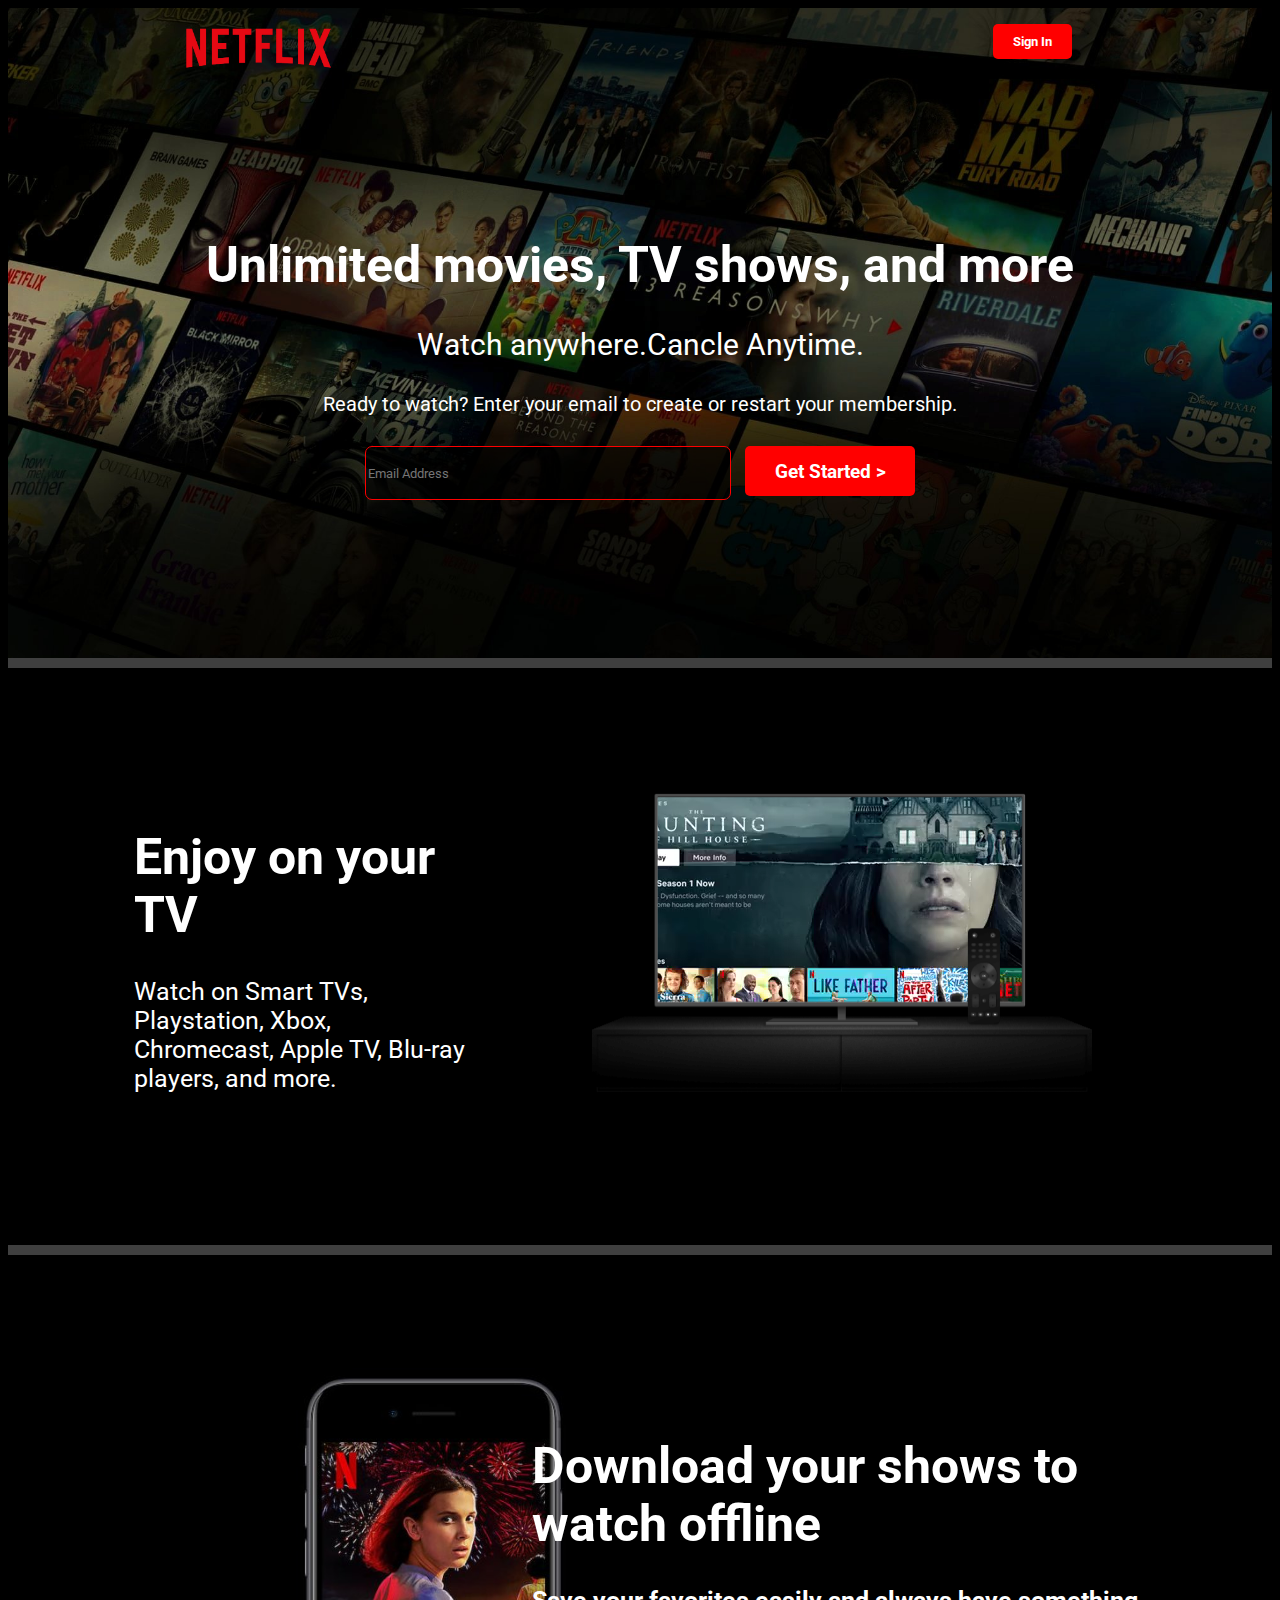
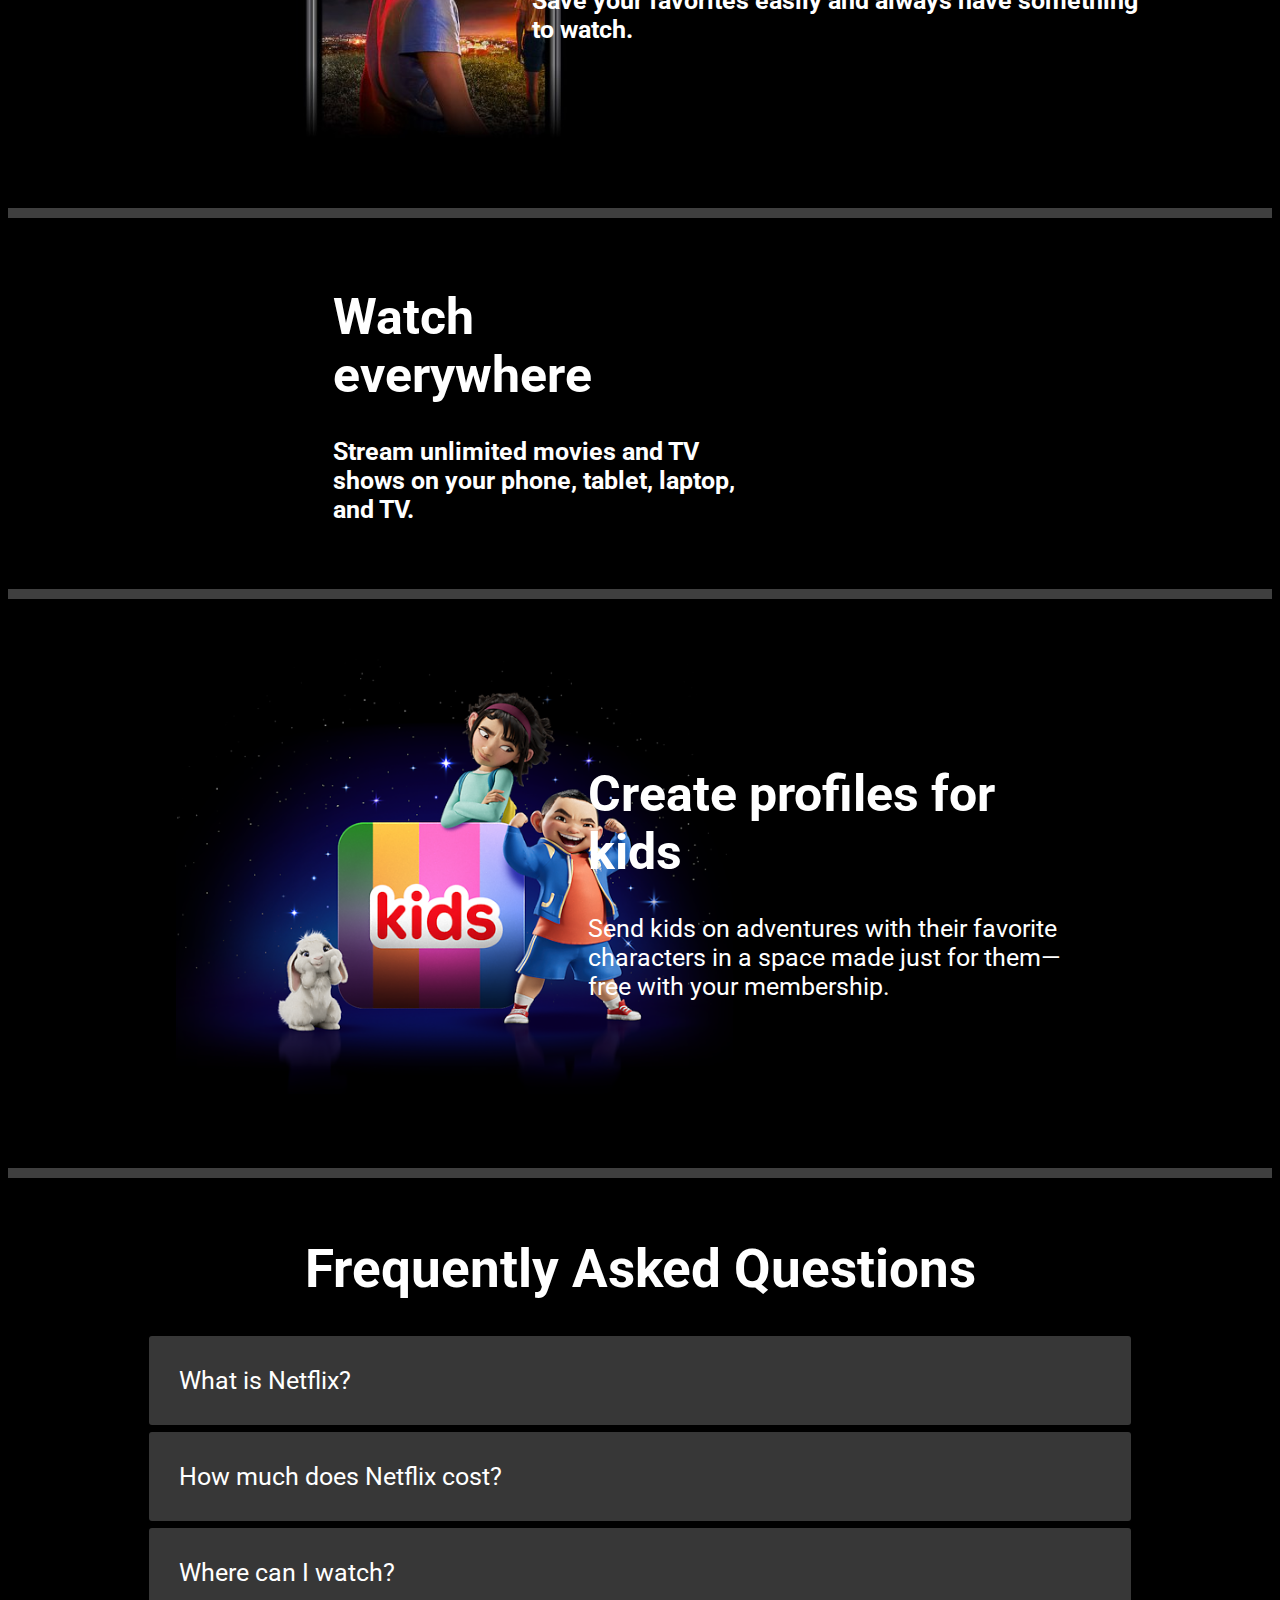
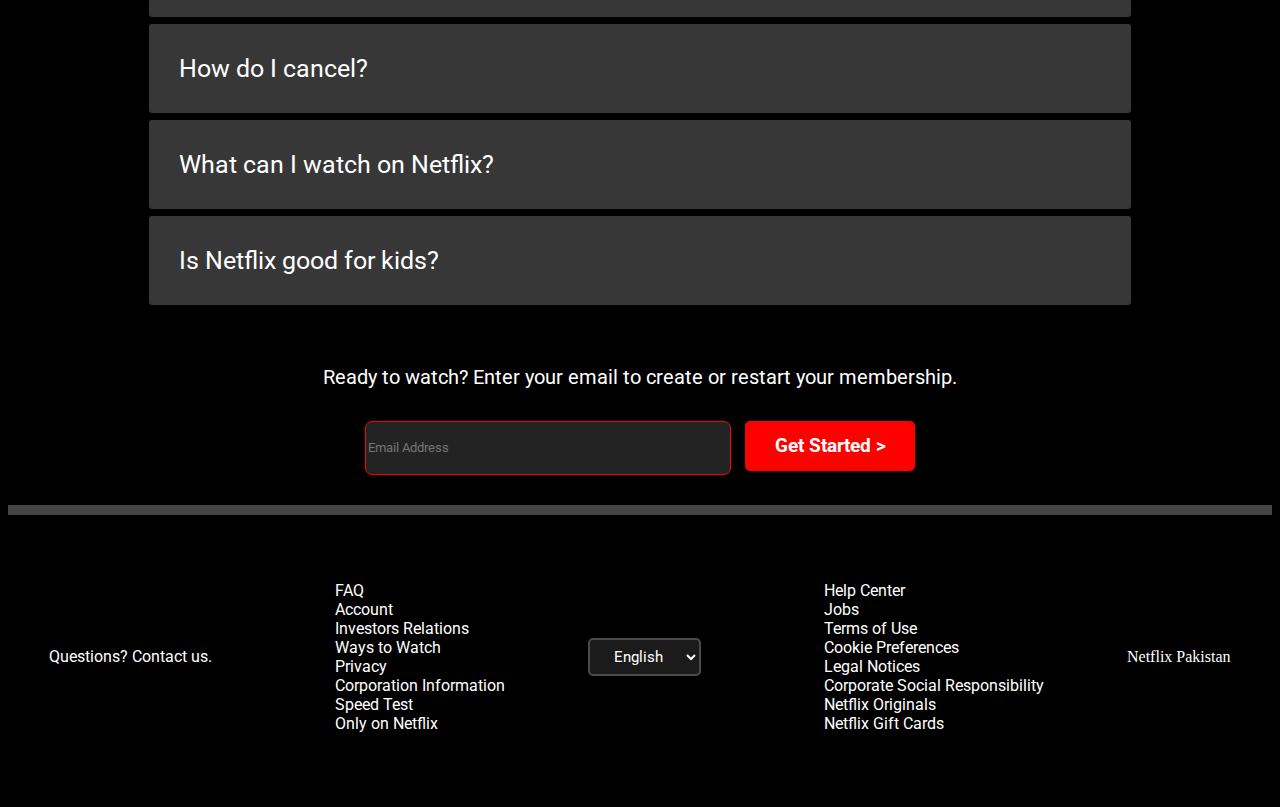
<file: index.html>
<!DOCTYPE html>
<html lang="en">
<head>
    <meta charset="UTF-8">
    <meta name="viewport" content="width=device-width, initial-scale=1.0">
    <title>Document</title>
    <link rel="stylesheet" href="style.css">
    <link href="https://fonts.googleapis.com/css2?family=Roboto:wght@400;500;700&display=swap" rel="stylesheet">

</head>
<body>

    <!-- netflix clone website -->
     <!-- navigation -->


      <div class="container">
    <div class="navbar">
    <img  src="./assests/BrandAssets_Logos_01-Wordmark.png" alt="" class="logo">
    <a class="signin"  href=""><button class="signinb ">Sign In</button></a>
    
    </div>
    
    <div  class="front">
    <h1 class="fronttext">Unlimited movies, TV shows, and more</h1>
    <p class="fronttext2">Watch anywhere.Cancle Anytime.</p>
    <p class="fronttext3">Ready to watch? Enter your email to create or restart your membership.</p>

    <!-- form -->

    <form action="sihnup.html">
    <input class="email" required accept="email" type="email" placeholder="Email Address">
   
    <a class="sihnuplink" href="./sihnup.html"> 
        <button class="getstarted" type="submit">Get Started ></button></a>
</form>
    </div>

    </div>
    
    <!-- content -->
     <!-- section 1 -->
      
     <div class="content">
        <div class="ctext">

        <h1 class="ctext1">Enjoy on your TV</h1> 
        <p class="ctext2">Watch on Smart TVs, Playstation, Xbox, Chromecast, Apple TV, Blu-ray players, and more.</p>
    </div>
        <div class="video">
            <img class="tv" src="./assests/tv.png" alt="">
        <video class="video" muted autoplay src="./assests//Netflix Pakistan - Watch TV Shows Online, Watch Movies Online.m4v"></video>
    </div>
    </div>

    <!-- section 2 -->

     
     <div class="content2">
        <div class="c2img">
            <img src="./assests/mobile-0819.jpg" alt="">
           </div>

        <div class="c2text">
     <h1 class="c2text1">Download your shows to watch offline</h1>
     <p class="c2text2" >Save your favorites easily and always have something to watch.</p>
    </div>
   
    </div>


 <!-- section 3 -->
<div class="content3">
     <div class="c3text">
         <h1>Watch everywhere</h1>
         <p>Stream unlimited movies and TV shows on your phone, tablet, laptop, and TV.</p>
         </div>
        </div>
    

     <!-- section 4 -->

     <div class="content4">

        <div class="c4img">
            <img src="./assests/AAAABejKYujIIDQciqmGJJ8BtXkYKKTi5jiqexltvN1YmvXYIfX8B9CYwooUSIzOKneblRFthZAFsYLMgKMyNfeHwk16DmEkpIIcb6A3.png" alt="">
         </div>

        <div class="c4text">
        <h1>Create profiles for kids</h1>
        <p>Send kids on adventures with their favorite characters in a space made just for them—free with your membership.</p>
    </div>
    
    </div>


     <!-- section 5 -->
     <div class="content5">


        <h1 class="c5h1">Frequently Asked Questions</h1>
        <div class="details">
        <details class="c5det">
            
            <summary > What is Netflix? 
               </summary>
               <pre></pre>
               Netflix is a streaming service that offers a wide variety of award-winning TV shows, movies, anime, documentaries, and more on thousands of internet-connected devices.

               You can watch as much as you want, whenever you want without a single commercial – all for one low monthly price. There's always something new to discover and new TV shows and movies are added every week!
        </details>


        <details class="c5det">
            <summary>How much does Netflix cost?
            </summary>
            <pre></pre>
            Watch Netflix on your smartphone, tablet, Smart TV, laptop, or streaming device, all for one fixed monthly fee. Plans range from Rs 250 to Rs 1,100 a month. No extra costs, no contracts.
        </details>
        

        <details class="c5det">
            <summary>Where can I watch?</summary>
            <pre></pre>
            Watch anywhere, anytime. Sign in with your Netflix account to watch instantly on the web at netflix.com from your personal computer or on any internet-connected device that offers the Netflix app, including smart TVs, smartphones, tablets, streaming media players and game consoles.

            You can also download your favorite shows with the iOS or Android app. Use downloads to watch while you're on the go and without an internet connection. Take Netflix with you anywhere.
        </details>


        <details class="c5det">
            <summary>How do I cancel?</summary>
            <pre></pre>
            Netflix is flexible. There are no pesky contracts and no commitments. You can easily cancel your account online in two clicks. There are no cancellation fees – start or stop your account anytime.
        </details>


        <details class="c5det">
            <summary >What can I watch on Netflix?</summary>
            <pre></pre>
            Netflix has an extensive library of feature films, documentaries, TV shows, anime, award-winning Netflix originals, and more. Watch as much as you want, anytime you want.
        </details>


        <details class="c5det">
            <summary>Is Netflix good for kids?</summary>
            <pre></pre>
            The Netflix Kids experience is included in your membership to give parents control while kids enjoy family-friendly TV shows and movies in their own space.

            Kids profiles come with PIN-protected parental controls that let you restrict the maturity rating of content kids can watch and block specific titles you don’t want kids to see.
        </details>

        <p class="c5p">Ready to watch? Enter your email to create or restart your membership.</p>
        <div class="loginc5">
            <form action=""><input type="email" required accept="email" placeholder="Email Address" class="footeremail">
                <a class="fgetstartlink"  href=""><button class="footergetb ">Get Started ></button></a></form>
        
        </div>
        </div>
        
    



     <!-- footer -->
      <footer>
        <div class="footer">
        <a class="qlink" href="">Questions? Contact us.</a>
        <div class="ul1">
        <ul>
            <li><a class="lia1"  href="#">FAQ</a></li>
            <li><a class="lia1" href="#">Account</a></li>
            <li><a class="lia1" href="#">Investors Relations</a></li>
            <li><a class="lia1" href="#">Ways to Watch  </a></li>
            <li><a class="lia1" href="#">Privacy</a></li>
            <li><a class="lia1" href="#">Corporation Information</a></li>
            <li><a class="lia1" href="#">Speed Test</a></li>
            <li><a class="lia1" href="#">Only on Netflix</a></li>
            

        </ul>
        
    </div>
    <div class="selb">
        <select name="" class="select">
            <img class="language" src="./assests/language.png" alt="">
            <option selected >  English</option>
        </select>
    </div>
    <div class="ul2">
        <ul>
            <li class="lia2"><a   href="#">Help Center</a></li>
            <li class="lia2"><a  href="#">Jobs</a></li>
            <li class="lia2"><a  href="#">Terms of Use</a></li>
            <li class="lia2"><a  href="#">Cookie Preferences</a></li>
            <li class="lia2"><a  href="#">Legal Notices</a></li>
            <li class="lia2"><a  href="#">Corporate Social Responsibility</a></li>
            <li class="lia2"><a  href="#">Netflix Originals</a></li>
            <li class="lia2"><a  href="#">Netflix Gift Cards</a></li>
        </ul>
    </div>
        <p>Netflix Pakistan</p>
    </div>
      </footer>




    </body>
</body>
</html>
</file>
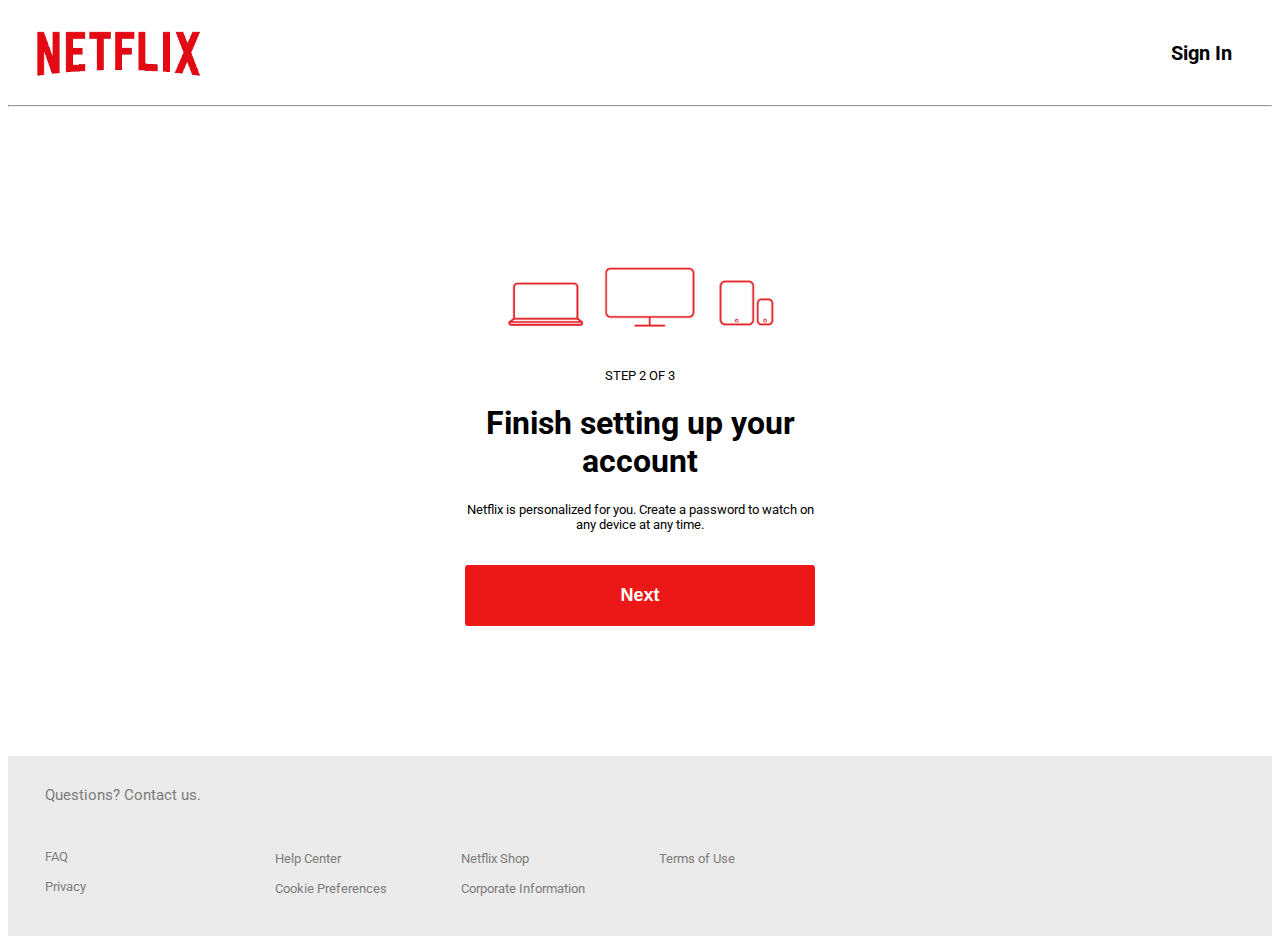
<file: accountstng.html>
<!DOCTYPE html>
<html lang="en">
<head>
    <meta charset="UTF-8">
    <meta name="viewport" content="width=device-width, initial-scale=1.0">
    <title>Document</title>
<link rel="stylesheet" href="style.css">
    <link href="https://fonts.googleapis.com/css2?family=Roboto:wght@400;500;700&display=swap" rel="stylesheet">
</head>
<body class="body5">

    <!-- navbar copied from password page -->
    <div class="navbar2">
        <img class="nav2img" src="./assests/BrandAssets_Logos_01-Wordmark.png" alt="">
        <a class="signinb2"  href="">Sign In</a>
    </div>
    <hr>


    <!-- content -->
        <dic class="stngitems">
            <div class="stng">
            <img class="stngimg" src="./assests/Screenshot 2024-07-13 051429.png" alt="">
            <p class="stngp1">STEP 2 OF 3</p>

        <h1 class="stngh1">Finish setting up your account</h1>

        <p class="stngp1">Netflix is personalized for you. Create a password to watch on any device at any time.
        </p>

        <a class="nextlink" href="./emailandpasspage.html"><button class="next3">Next</button></a>
    </div>    
    </dic>




         <!-- footer copird from password page -->

         <footer class="footer2">

            <div class="side1">

           
            <a class="qlink2" href="">Questions? Contact us.</a>
            <a class="faq" href="">FAQ</a>
            <a class="privacy" href="">Privacy</a>
         </div>
         <div class="side2">
            <a href="">Help Center</a>
            <a href="">Cookie Preferences</a>
        </div>
        <div class="side3">
            <a href="">Netflix Shop</a>
            <a href="">Corporate Information</a>
        </div>
        <div class="side4">
            <a href="">Terms of Use</a>
        </div>
        </footer>
</body>
</html>
</file>
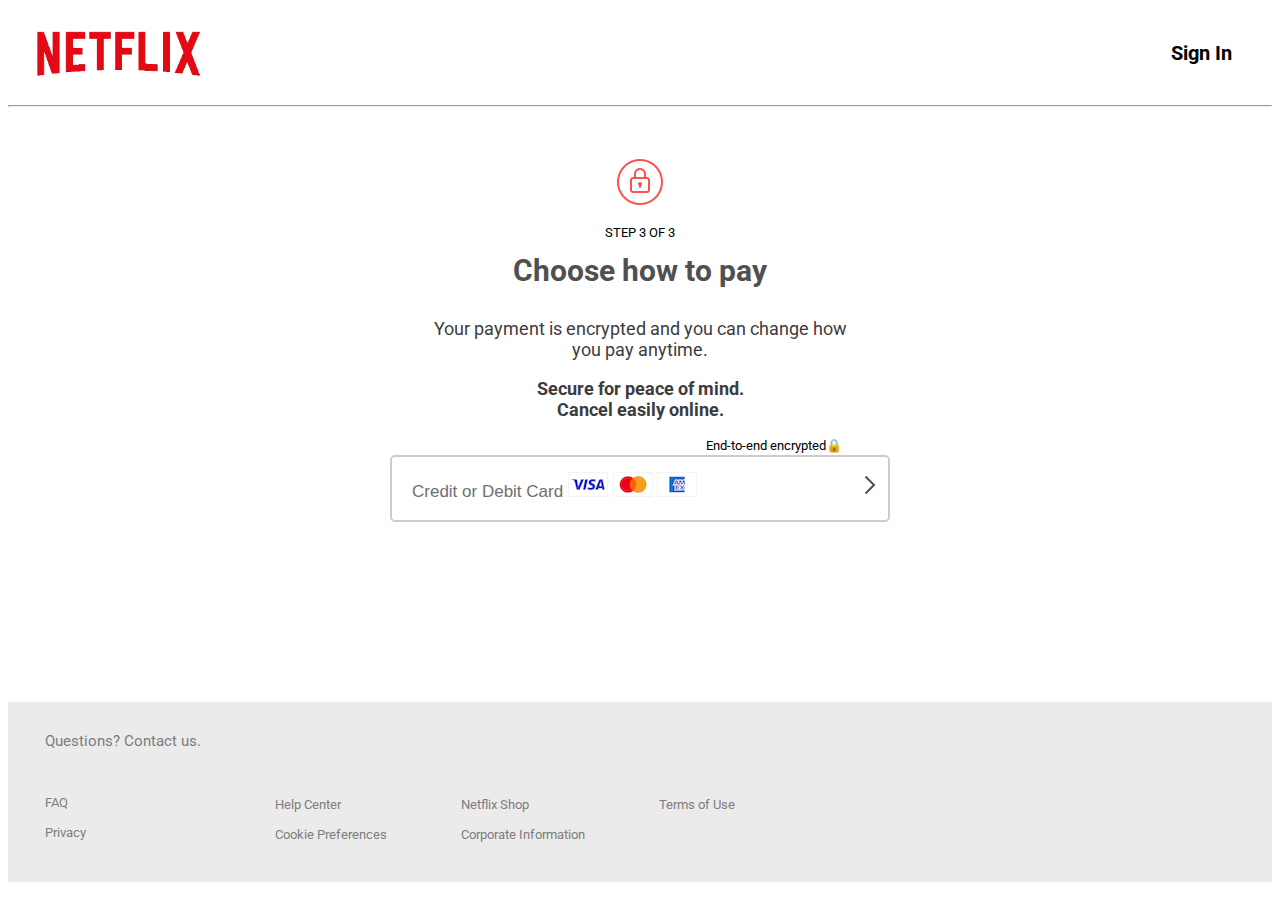
<file: emailandpasspage.html>
<!DOCTYPE html>
<html lang="en">
<head>
    <meta charset="UTF-8">
    <meta name="viewport" content="width=device-width, initial-scale=1.0">
    <title>Document</title>
    <link rel="stylesheet" href="style.css">
    <link href="https://fonts.googleapis.com/css2?family=Roboto:wght@400;500;700&display=swap" rel="stylesheet">
    
</head>
<body class="body6">

        <!-- navbar copied from password page -->
    <div class="navbar2">
        <img class="nav2img" src="./assests/BrandAssets_Logos_01-Wordmark.png" alt="">
        <a class="signinb2"  href="">Sign In</a>
    </div>
    <hr>

<!-- CONTENT -->


 <div class="form1">
    <div class="formitems">
     <img src="./assests/icons8-lock-50.png" alt="">
     <p class="formp1">STEP 3 OF 3</p>
     <p class="formh1">Choose how to pay
     </p>
     <p class="formp2">Your payment is encrypted and you can change how <br> you pay anytime.</p>
     <p class="formp3">Secure for peace of mind.
        <br> Cancel easily online.</p>
         <p class="formp4">End-to-end encrypted🔒</p>
         <a href="./paymentform.html" class="paymentb"><button type="submit" class="creditb">Credit or Debit Card <img  class="visa" src="./assests/VISA.png" alt="VISA image">
        <img class="master" src="./assests/MASTERCARD.png" alt="MASTER image">
        <img class="amex" src="./assests/AMEX.png" alt="AMEX image">
        <img  src="./assests/icons8-more-than-24.png" alt="" class="morethen"></button>
         </a>    
     </div>
 </div>

<!-- footer copird from password page -->

         <footer class="footer2">

            <div class="side1">

           
            <a class="qlink2" href="">Questions? Contact us.</a>
            <a class="faq" href="">FAQ</a>
            <a class="privacy" href="">Privacy</a>
         </div>
         <div class="side2">
            <a href="">Help Center</a>
            <a href="">Cookie Preferences</a>
        </div>
        <div class="side3">
            <a href="">Netflix Shop</a>
            <a href="">Corporate Information</a>
        </div>
        <div class="side4">
            <a href="">Terms of Use</a>
        </div>
        </footer>
                
        </div>
    
</body>
</html>
</file>
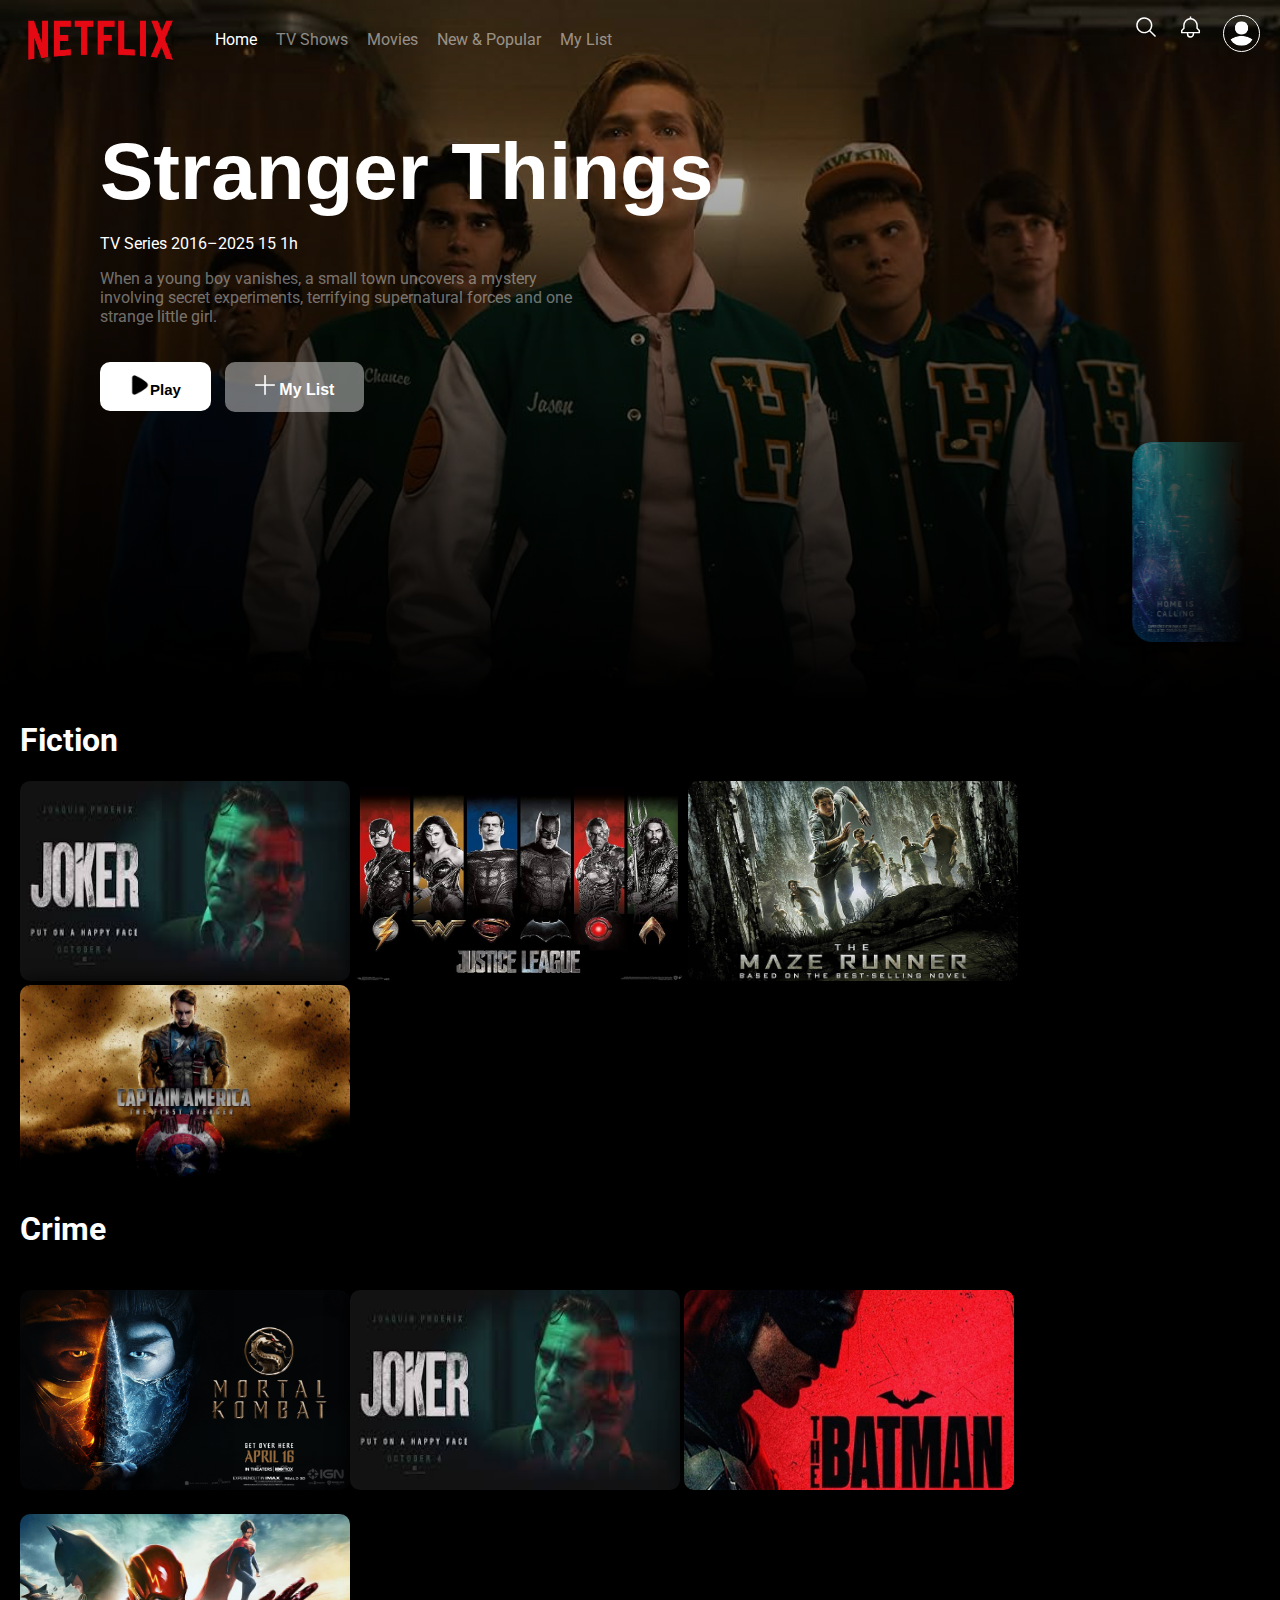
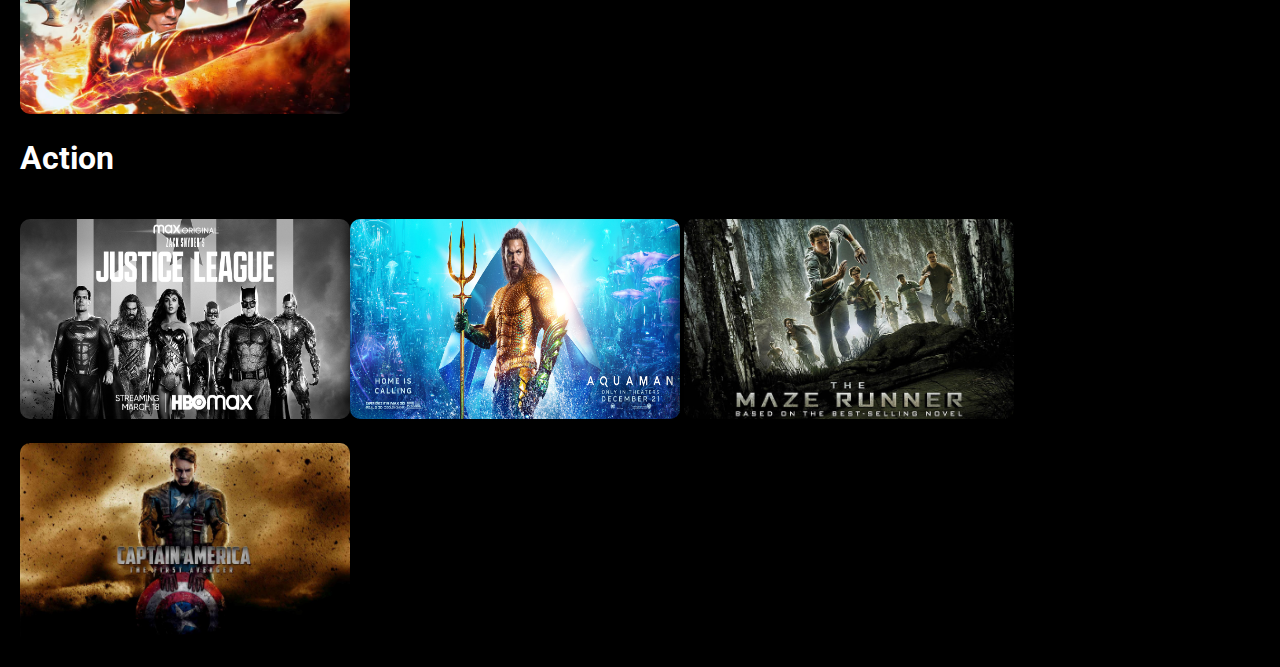
<file: Home.html>
<!DOCTYPE html>
<html lang="en">
<head>
    <meta charset="UTF-8">
    <meta name="viewport" content="width=device-width, initial-scale=1.0">
    <title>Document</title> <link rel="stylesheet" href="home.css">
    <link href="https://fonts.googleapis.com/css2?family=Roboto:wght@400;500;700&display=swap" rel="stylesheet">

</head>
<body class="homebody">
    <!--nav bar  -->
   
   <div class="homebg">

        <div class="navbar">
            <div class="logo-link">
            <div>
        <img  src="./assests/BrandAssets_Logos_01-Wordmark.png" alt="" class="logo">    
    </div>
        <div class="navlinks" >
        
        <a class="homelink" href="">Home</a>
        <a href="">TV Shows</a>
        <a href="">Movies</a>
        <a href="">New & Popular</a>
        <a href="">My List</a>
    </div>
</div>
    <div class="icon-b">
    <div >
        <img class="searchicon" src="./assests/Search--Streamline-Carbon.svg" alt="">
        <img class="notiicon" src="./assests/Notification--Streamline-Carbon.svg" alt="">
    </div>
    <div>

       <img class="usericon" src="./assests/User-Single-Neutral--Streamline-Flex.png" alt="">

    </div>
    
        </div>
       
    </div>
<!-- content -->

    <!-- front content -->
    <div class="frontcontent">
        <h1>Stranger Things</h1>
        <p>TV Series
           2016–2025
           15
           1h</p>
           <p class="frontp2">When a young boy vanishes, a small town uncovers a mystery involving secret experiments, terrifying supernatural forces and one strange little girl.</p>
           <button class="playb"> <img src="./assests/Button-Play--Streamline-Flex.png" alt="">Play</button>
            <button class="listb"><img src="./assests/plus.png" alt=""> My List</button>
   </div>

   <div class="movies">
    <marquee behavior="scroll" direction="left" scrollamount="10" loop="-1">
    <img src="./assests/movies/aquaman.jpg" alt="">
    <img src="./assests/movies/batman.jpeg" alt="">
    <img src="./assests/movies/black justice league.jpeg" alt="">
    <img src="./assests/movies/blue-beetle-2023-3840x2160-11587.jpg" alt="">
    <img src="./assests/movies/captian america.jpg" alt="">
    <img src="./assests/movies/flash 2024.jpg" alt="">
</marquee>
   </div>
</div>
        
<div class="movies2">
    <h1>Fiction</h1>
    <img src="./assests/movies/joker.jpg" alt="">
    <img src="./assests/movies/justice league.jpg" alt="">
    <img src="./assests/movies/mazz runner.jpg" alt="">
    <img src="./assests/movies/captian america.jpg" alt="">
   
</div>
<div class="movies3">
    <h1>Crime</h1>
    <img src="./assests/movies/mortal-kombat-movie-poster.jpg" 
    alt=""><img src="./assests/movies/joker.jpg" alt="">
    <img src="./assests/movies/batman.jpeg" alt="">
    <img src="./assests/movies/flash 2024.jpg" alt="">
    
   
</div>
<div class="movies3">
    <h1>Action</h1>
    <img src="./assests/movies/black justice league.jpeg" 
    alt=""><img src="./assests/movies/aquaman.jpg" alt="">
    <img src="./assests/movies/mazz runner.jpg" alt="">
    <img src="./assests/movies/captian america.jpg" alt="">
    
   
</div>


     
</body>
</html>
</file>
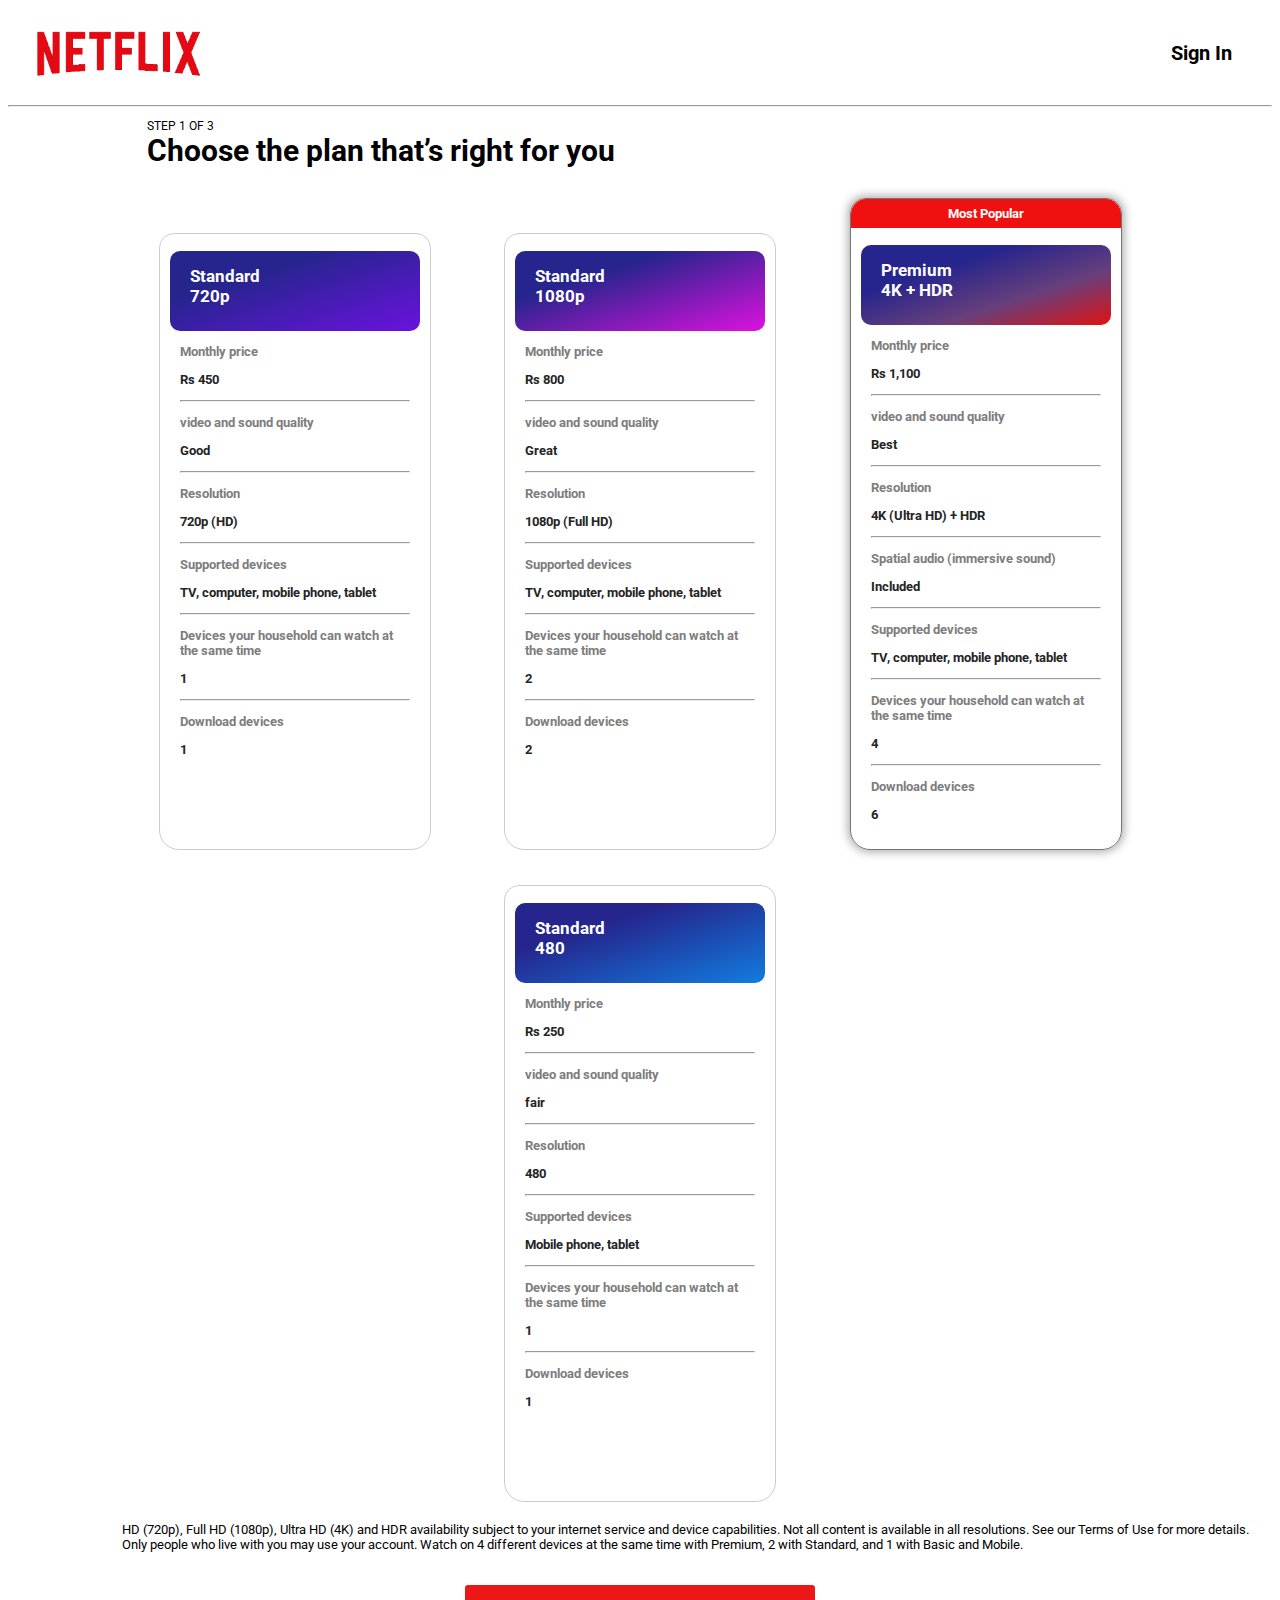
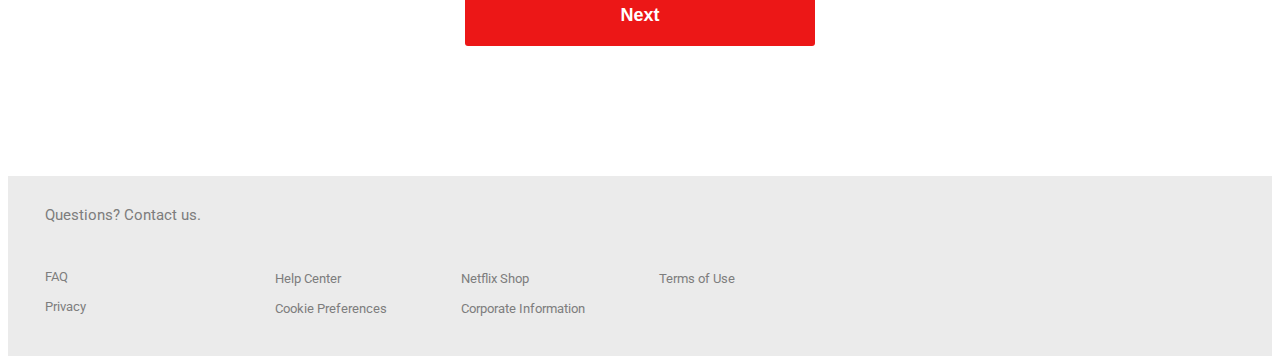
<file: pageplan2.html>
<!DOCTYPE html>
<html lang="en">
<head>
    <meta charset="UTF-8">
    <meta name="viewport" content="width=device-width, initial-scale=1.0">
    <title>Document</title>
    <link rel="stylesheet" href="./style.css">
    <link href="https://fonts.googleapis.com/css2?family=Roboto:wght@400;500;700&display=swap" rel="stylesheet">
</head>
<body class="body4">
     <!-- navbar copied from password page -->
     <div class="navbar2">
        <img class="nav2img" src="./assests/BrandAssets_Logos_01-Wordmark.png" alt="">
        <a class="signinb2"  href="">Sign In</a>
    </div>
    <hr>
    <div class="carditem">
        <p class="cardp1">STEP 1 OF 3</p>
        <p class="cardp2">Choose the plan that’s right for you</p>
    </div>

    <!-- all card section -->
 
<div class="allcards">
    
 <!-- premium card -->
        
<!-- card head -->

     <div class="premiumcard">
        <p class="mp">Most Popular</p>
       
        <div class="hdr">
            <p class="cardname">
                Premium
            <br>4K + HDR
            </p>
        </div>
           <div class="card1">             
<!-- card details -->
<div class="carddetail">
        <p class="graytext">Monthly price
        </p>
        <p class="blacktext">Rs 1,100</p>

        <hr>

        <p class="graytext">video and sound quality</p>
        <p class="blacktext">Best</p>

        <hr>
         
        <p class="graytext">Resolution</p>
        <p class="blacktext">4K (Ultra HD) + HDR</p>

        <hr>

        <p class="graytext">Spatial audio (immersive sound)</p>
        <p class="blacktext">Included</p>

        <hr>

        <p class="graytext">Supported devices</p>
        <p class="blacktext">TV, computer, mobile phone, tablet</p>

        <hr>

        <p class="graytext">Devices your household can watch at the same time</p>
        <p class="blacktext">4</p>

        <hr>

        <p class="graytext">Download devices</p>
        <p class="blacktext">6</p>
    </div>
    </div>
        <!-- premium card finished -->




    </div>
       




    <!-- standard card -->
    
    <div class="standardcard">
        
        <div class="fullhd">
            <p class="cardname">
                Standard
            <br>1080p
            </p>
        </div>
           <div class="card1">             
<!-- card details -->
<div class="carddetail">
        <p class="graytext">Monthly price
        </p>
        <p class="blacktext">Rs 800</p>

        <hr>

        <p class="graytext">video and sound quality</p>
        <p class="blacktext">Great</p>

        <hr>
         
        <p class="graytext">Resolution</p>
        <p class="blacktext">1080p (Full HD)</p>

        <hr>

        <p class="graytext">Supported devices</p>
        <p class="blacktext">TV, computer, mobile phone, tablet</p>

        <hr>

        <p class="graytext">Devices your household can watch at the same time</p>
        <p class="blacktext">2</p>

        <hr>

        <p class="graytext">Download devices</p>
        <p class="blacktext">2</p>
    </div>
    </div>



       
    </div>


 <!-- standard card finished -->




 <!-- basic card -->
    
 <div class="basiccard">
        
    <div class="hd">
        <p class="cardname">
            Standard
        <br>720p
        </p>
    </div>
       <div class="card1">             
<!-- card details -->
<div class="carddetail">
    <p class="graytext">Monthly price
    </p>
    <p class="blacktext">Rs 450</p>

    <hr>

    <p class="graytext">video and sound quality</p>
    <p class="blacktext">Good</p>

    <hr>
     
    <p class="graytext">Resolution</p>
    <p class="blacktext">720p (HD)</p>

    <hr>

    <p class="graytext">Supported devices</p>
    <p class="blacktext">TV, computer, mobile phone, tablet</p>

    <hr>

    <p class="graytext">Devices your household can watch at the same time</p>
    <p class="blacktext">1</p>

    <hr>

    <p class="graytext">Download devices</p>
    <p class="blacktext">1</p>
</div>
</div>

</div>

    <!-- basic card finished -->


 <!-- mobile card -->
    
 <div class="mobilecard">
        
    <div class="fair">
        <p class="cardname">
            Standard
        <br>480
        </p>
    </div>
       <div class="card1">             
<!-- card details -->
<div class="carddetail">
    <p class="graytext">Monthly price
    </p>
    <p class="blacktext">Rs 250</p>

    <hr>

    <p class="graytext">video and sound quality</p>
    <p class="blacktext">fair</p>

    <hr>
     
    <p class="graytext">Resolution</p>
    <p class="blacktext">480 </p>

    <hr>

    <p class="graytext">Supported devices</p>
    <p class="blacktext"> Mobile phone, tablet</p>

    <hr>

    <p class="graytext">Devices your household can watch at the same time</p>
    <p class="blacktext">1</p>

    <hr>

    <p class="graytext">Download devices</p>
    <p class="blacktext">1</p>
</div>
</div>

</div>
</div>

    <!-- mobile card finished -->

    <p class="note1">HD (720p), Full HD (1080p), Ultra HD (4K) and HDR availability subject to your internet service and device capabilities. Not all content is available in all resolutions. See our Terms of Use for more details.
        Only people who live with you may use your account. Watch on 4 different devices at the same time with Premium, 2 with Standard, and 1 with Basic and Mobile.
        </p>

        <a class="nextlink4" href=".//emailandpasspage.html"><button class="next4">Next</button></a>

    <!-- footer  copied from password page-->

    <footer class="footer2">

        <div class="side1">

       
        <a class="qlink2" href="">Questions? Contact us.</a>
        <a class="faq" href="">FAQ</a>
        <a class="privacy" href="">Privacy</a>
     </div>
     <div class="side2">
        <a href="">Help Center</a>
        <a href="">Cookie Preferences</a>
    </div>
    <div class="side3">
        <a href="">Netflix Shop</a>
        <a href="">Corporate Information</a>
    </div>
    <div class="side4">
        <a href="">Terms of Use</a>
    </div>

    </footer>

    

</body>
</html>
</file>
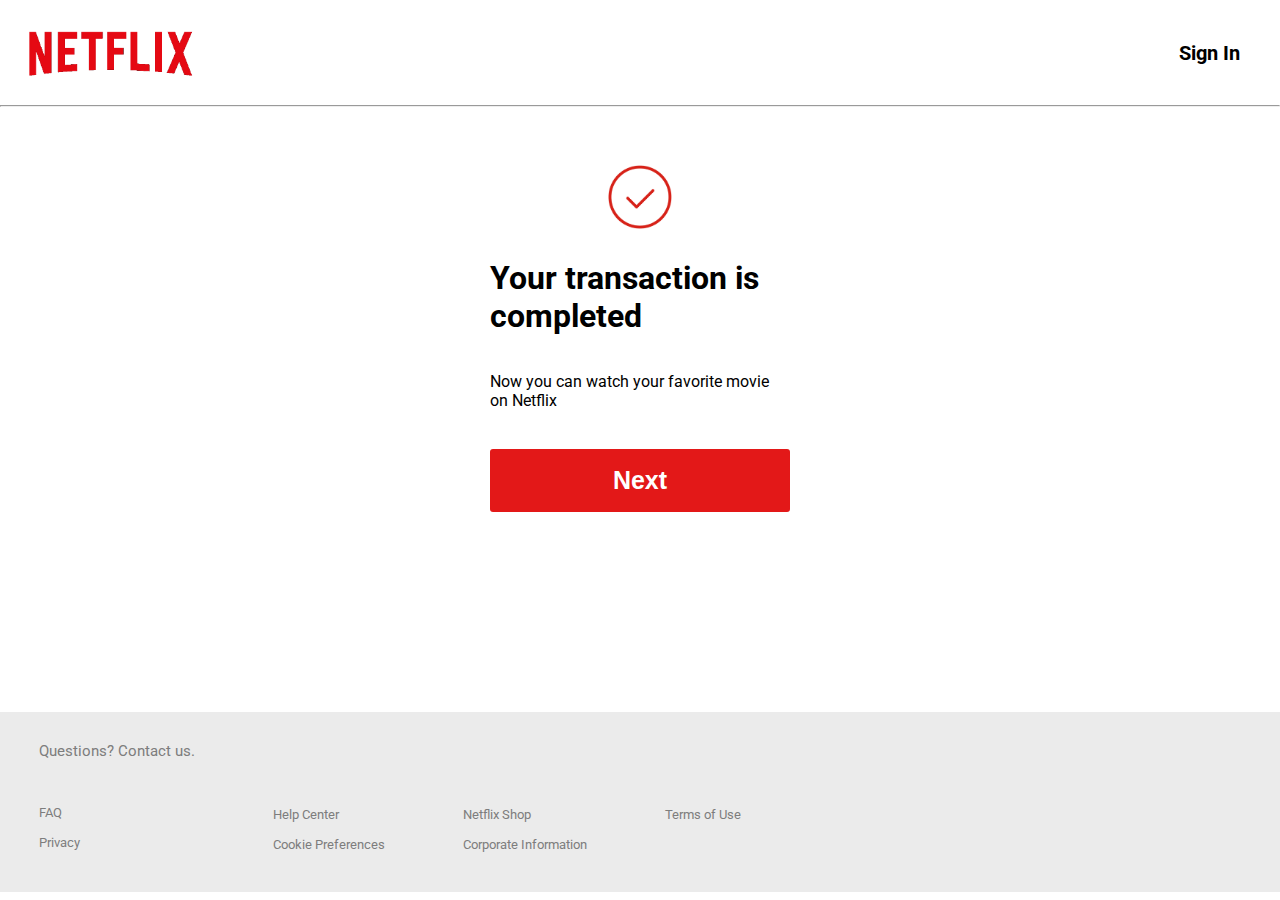
<file: paymentcompletepage.html>
<!DOCTYPE html>
<html lang="en">
<head>
    <meta charset="UTF-8">
    <meta name="viewport" content="width=device-width, initial-scale=1.0">
    <title>Document</title>
    <link rel="stylesheet" href="style.css">
    <link href="https://fonts.googleapis.com/css2?family=Roboto:wght@400;500;700&display=swap" rel="stylesheet">

</head>
<body class="body8">
 <!-- navbar copied from password page -->
 <div class="navbar2">
    <img class="nav2img" src="./assests/BrandAssets_Logos_01-Wordmark.png" alt="">
    <a class="signinb2"  href="">Sign In</a>
</div>
<hr>





<!-- content -->
 <div class="transaction">
    <img src="./assests/check-mark-icons-green-tick-.png" alt="">
    <h1>Your transaction is completed</h1>
    <p>Now you can watch your favorite movie on Netflix </p>
    <a href=".//Home.html"> <button  class="next5" type="button">Next</button></a>

</div>
    
    <!-- footer copird from password page -->

    <footer class="footer2">

        <div class="side1">

       
        <a class="qlink2" href="">Questions? Contact us.</a>
        <a class="faq" href="">FAQ</a>
        <a class="privacy" href="">Privacy</a>
     </div>
     <div class="side2">
        <a href="">Help Center</a>
        <a href="">Cookie Preferences</a>
    </div>
    <div class="side3">
        <a href="">Netflix Shop</a>
        <a href="">Corporate Information</a>
    </div>
    <div class="side4">
        <a href="">Terms of Use</a>
    </div>
    </footer>
            
    </div>
</body>
</html>
</body>
</html>
</file>
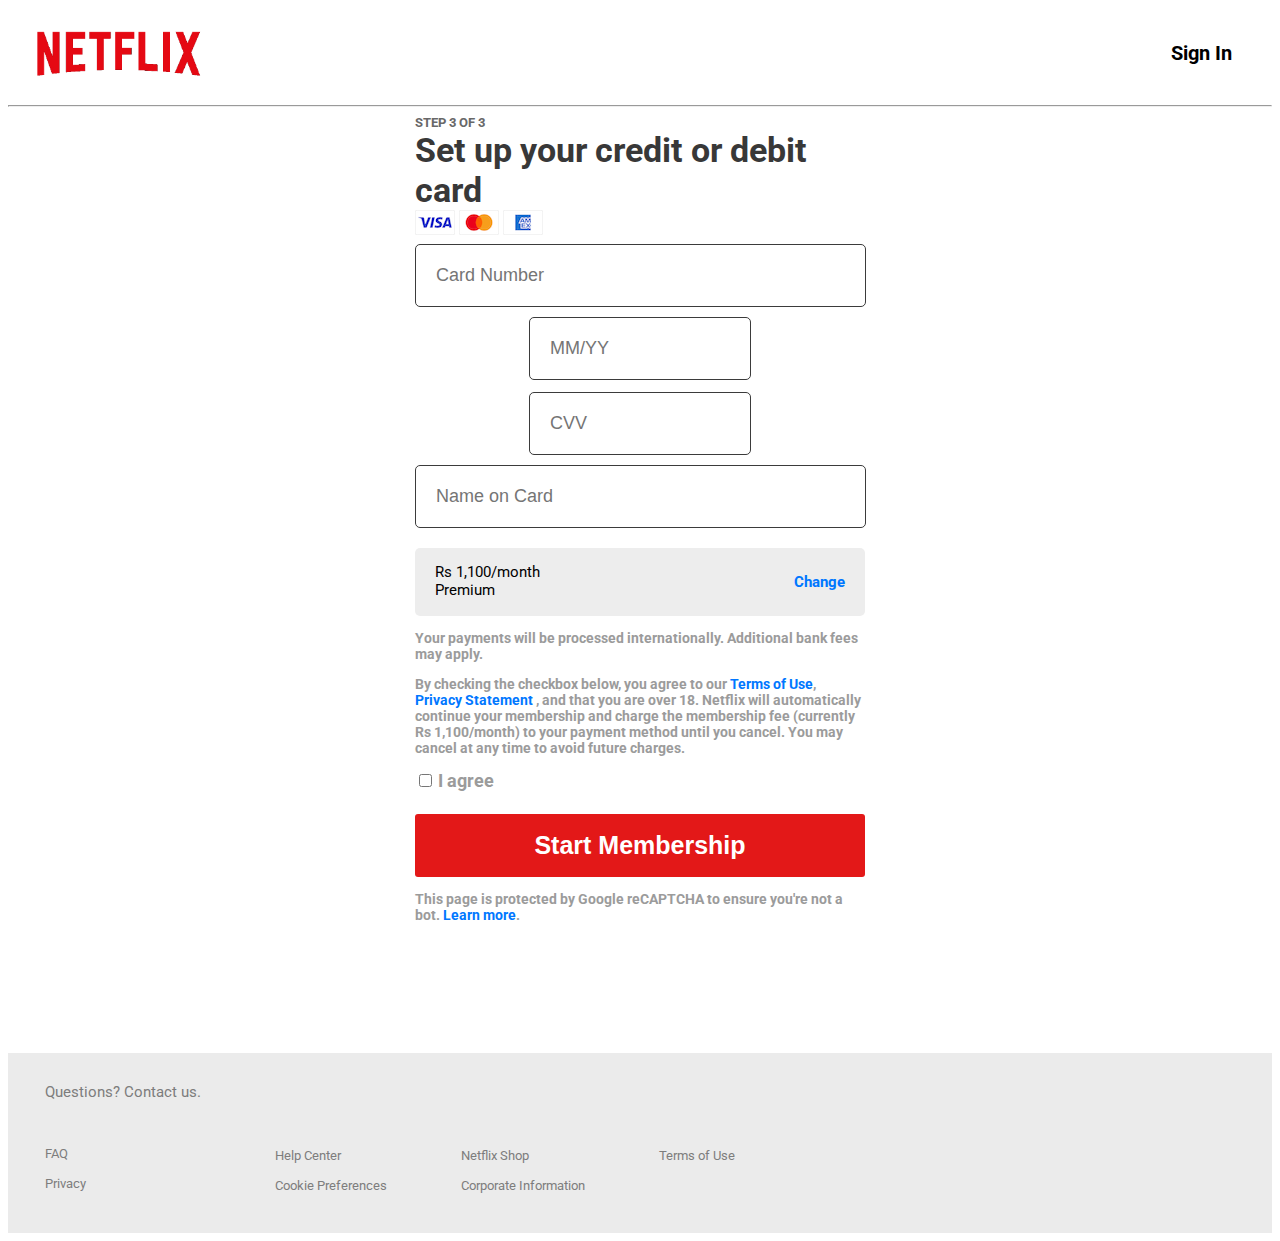
<file: paymentform.html>
<!DOCTYPE html>
<html lang="en">
<head>
    <meta charset="UTF-8">
    <meta name="viewport" content="width=device-width, initial-scale=1.0">
    <title>Document</title>
    <link rel="stylesheet" href="style.css">
    <link href="https://fonts.googleapis.com/css2?family=Roboto:wght@400;500;700&display=swap" rel="stylesheet">
</head>
<body class="body7">


     <!-- navbar copied from password page -->
     <div class="navbar2">
        <img class="nav2img" src="./assests/BrandAssets_Logos_01-Wordmark.png" alt="">
        <a class="signinb2"  href="">Sign In</a>
    </div>
    <hr>


    <!-- content -->
<div class="paymentform">
    <div class="paymentitem">
        <p class="pp1">STEP 3 OF 3</p>
        <p class="pp2">Set up your credit or debit card</p>
        <!-- card images -->
        <div class="pimg">
            <img src=".//assests/VISA.png" alt="">
            <img src="./assests/MASTERCARD.png" alt="">
            <img src="/assests/AMEX.png" alt="">

        </div>
        <!-- form inputs -->
        
            <div class="form-group">
               
                <input type="text"  maxlength="16" minlength="16" placeholder="Card Number" class="cardnum" required>
            </div>
            <div class="cvvexp">
            <div class="form-group">
                
                <input   type="text" maxlength="5" placeholder="MM/YY" class="expdate" required>
            </div>
            
            
            <div class="form-group">
               
                <input  type="text" maxlength="3" placeholder="CVV" class="cvv" required>
            </div>
        </div>
            <input class="cardnum" type="text" placeholder="Name on Card" required>
        
            
       
        <div class="pakage">
            <div>
            <p>Rs 1,100/month</p>
            <p>Premium</p>
        </div>
        <div class="change">
           <a  href="./pageplan2.html">Change</a>
        </div>
        </div>
        <div class="paymentdisc">
            <p>Your payments will be processed internationally. Additional bank fees may apply.</p>
            <p>By checking the checkbox below, you agree to our <a href="">Terms of Use</a>, <a href="">Privacy Statement</a> , and that you are over 18. Netflix will automatically continue your membership and charge the membership fee (currently Rs 1,100/month) to your payment method until you cancel. You may cancel at any time to avoid future charges.</p>
            <div>
            <input class="agree" type="checkbox" required> <p class="agreetext"  > I agree</p>
        </div>
       <a href="./paymentcompletepage.html"> <button  class="startmem" type="submit">Start Membership</button></a>
       <p>This page is protected by Google reCAPTCHA to ensure you're not a bot. <a href=""> Learn more</a>.</p>
        </div>

    </div>
</div>
  



    <!-- footer copird from password page -->

    <footer class="footer2">

        <div class="side1">

       
        <a class="qlink2" href="">Questions? Contact us.</a>
        <a class="faq" href="">FAQ</a>
        <a class="privacy" href="">Privacy</a>
     </div>
     <div class="side2">
        <a href="">Help Center</a>
        <a href="">Cookie Preferences</a>
    </div>
    <div class="side3">
        <a href="">Netflix Shop</a>
        <a href="">Corporate Information</a>
    </div>
    <div class="side4">
        <a href="">Terms of Use</a>
    </div>
    </footer>
            
    </div>
</body>
</html>
</file>
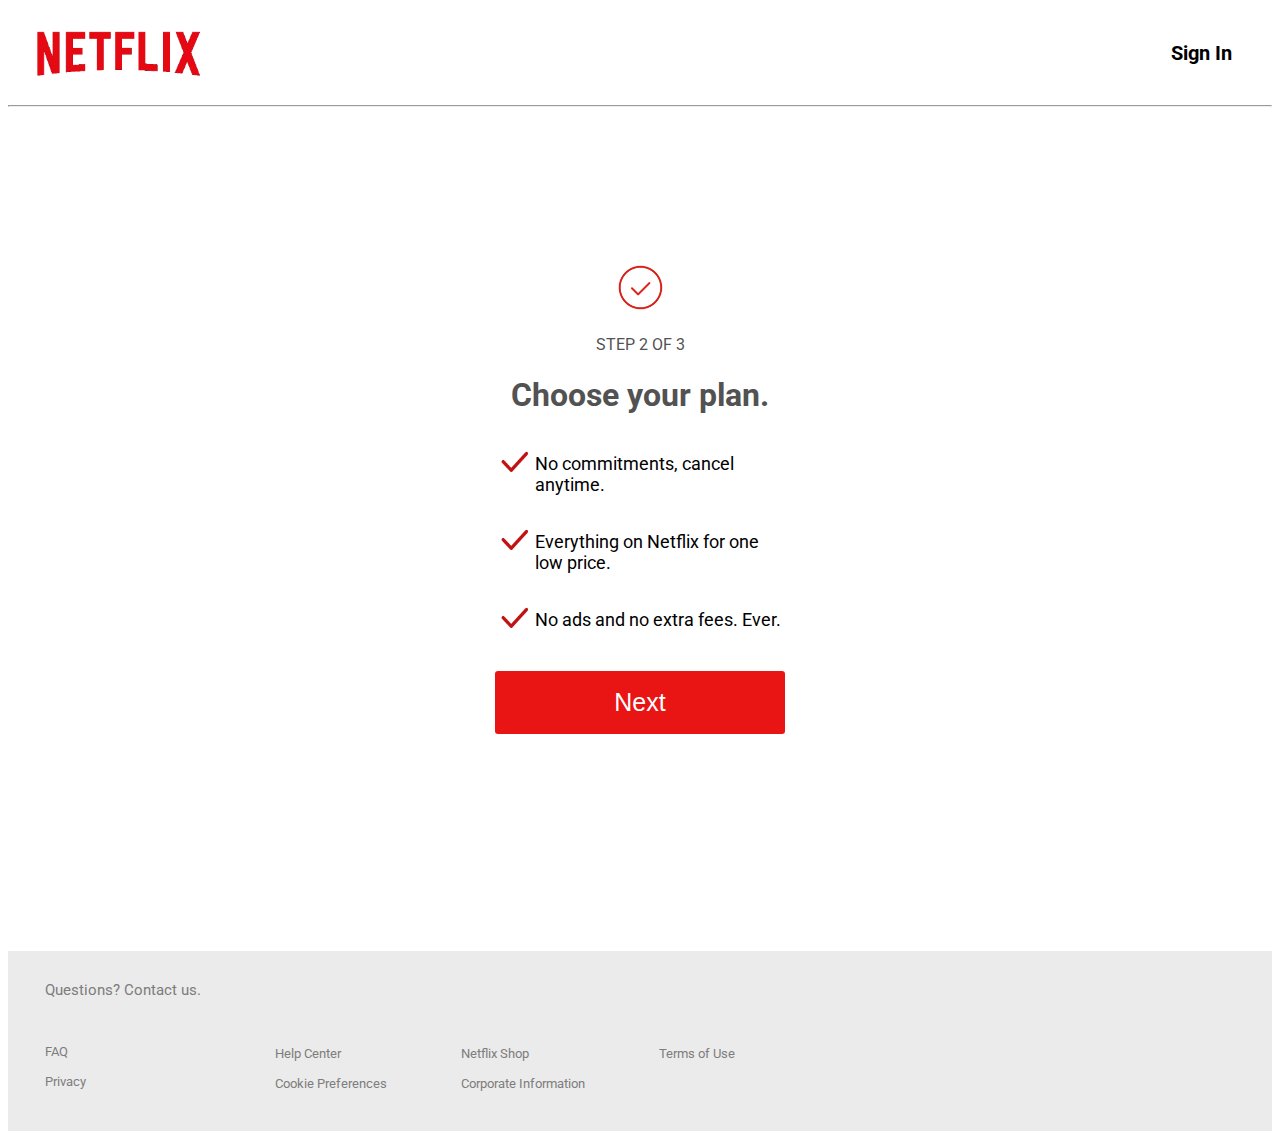
<file: planpage.html>
<!DOCTYPE html>
<html lang="en">
<head>
    <meta charset="UTF-8">
    <meta name="viewport" content="width=device-width, initial-scale=1.0">
    <title>Document</title>
    <link href="https://fonts.googleapis.com/css2?family=Roboto:wght@400;500;700&display=swap" rel="stylesheet">
    

    <link rel="stylesheet" href="./style.css">
</head>
<body class="body3">
    
     <!-- navbar copied from password page -->
     <div class="navbar2">
        <img class="nav2img" src="./assests/BrandAssets_Logos_01-Wordmark.png" alt="">
        <a class="signinb2"  href="">Sign In</a>
    </div>
    <hr>

    <!-- content -->

    <div class="box1">
        <div class="item">
            <div class="markp2">
            <img class="circlemarkred" src="./assests/check-mark-icons-green-tick-and.png" alt="">
            <p class="itemp1">STEP 2 OF 3</p>
            <h1 class="itemh1">Choose your plan.
            </h1>
        </div>
            
            <div class="imgp">
               <div class="imgp1"> <img class="greenmark"  src="./assests//checkmark.png" alt=""> <p class="item2">No commitments, cancel anytime.</p></div>
              
               <div class="imgp2"> <img class="greenmark" src="./assests//checkmark.png" alt="">  <p class="itemp3"> Everything on Netflix for one low price.</p></div>
               
               <div class="imgp3"> <img class="greenmark" src="./assests//checkmark.png" alt=""> <p class="itemp4">No ads and no extra fees. Ever.</p></div>
        </div>

            <a class="nextlink2" href="./pageplan2.html"><button type="submit" class="next2">Next</button></a>



        </div>
    </div>







     <!-- footer  copied from password page-->

     <footer class="footer2">

        <div class="side1">

       
        <a class="qlink2" href="">Questions? Contact us.</a>
        <a class="faq" href="">FAQ</a>
        <a class="privacy" href="">Privacy</a>
     </div>
     <div class="side2">
        <a href="">Help Center</a>
        <a href="">Cookie Preferences</a>
    </div>
    <div class="side3">
        <a href="">Netflix Shop</a>
        <a href="">Corporate Information</a>
    </div>
    <div class="side4">
        <a href="">Terms of Use</a>
    </div>
    </footer>
</body>
</html>
</file>
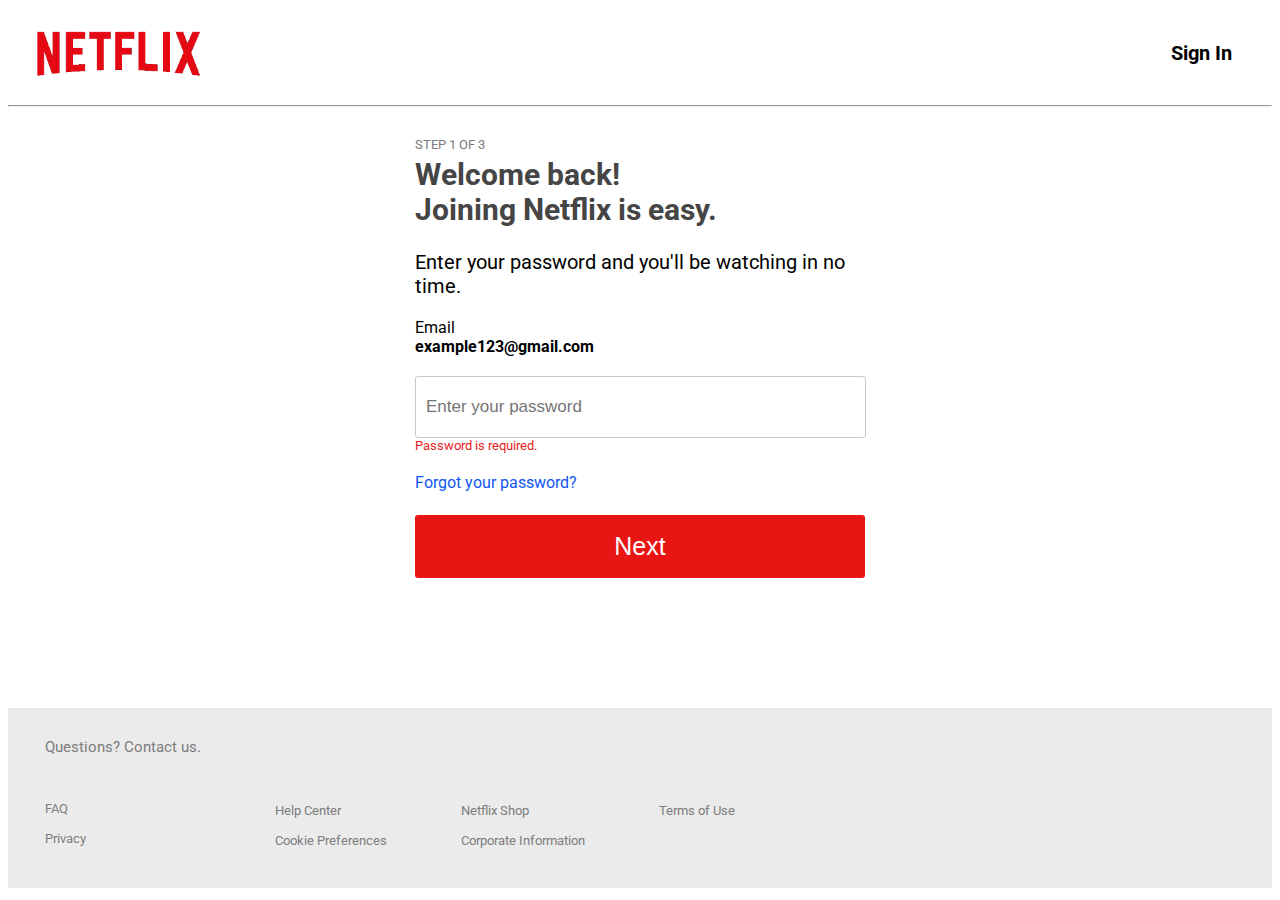
<file: sihnup.html>
<!DOCTYPE html>
<html lang="en">
<head>
    <meta charset="UTF-8">
    <meta name="viewport" content="width=device-width, initial-scale=1.0">
    <title>Password</title>
    <link rel="stylesheet" href="./style.css">
    <link href="https://fonts.googleapis.com/css2?family=Roboto:wght@400;500;700&display=swap" rel="stylesheet">
    

</head>
<body class="body2">
    <!-- navbar -->
    <div class="navbar2">
        <img class="nav2img" src="./assests/BrandAssets_Logos_01-Wordmark.png" alt="">
        <a class="signinb2"  href="">Sign In</a>
        
       
    </div>
    <hr>
    <!-- form -->

    <div class="form2">
        <div class="pcontent">
            <div class="ptext1">
            <p  class="ptextp">STEP 1 OF 3</p>
            <h1 class="ptexth1">
                Welcome back! <br>
                Joining Netflix is easy.</h1>
                <p class="ptextp2">Enter your password and you'll be watching in no time.</p></div>
                <p class="ptext3">Email</p>
                <p class="ptext4">example123@gmail.com</p>
                <form action="">
                <input class="pass2" type="password" maxlength="8"  minlength="4" placeholder="Enter your password" required>
                <p class="ptext5">Password is required.</p>
</form>
                <a href="" class="forgot2">Forgot your password?</a>
                <br>
               <a class="nextlink" href="./planpage.html"><button class="next">Next</button></a>
                </div>
        </div>
          </div>
          <!-- footer -->

        <footer class="footer2">

            <div class="side1">

           
            <a class="qlink2" href="">Questions? Contact us.</a>
            <a class="faq" href="">FAQ</a>
            <a class="privacy" href="">Privacy</a>
         </div>
         <div class="side2">
            <a href="">Help Center</a>
            <a href="">Cookie Preferences</a>
        </div>
        <div class="side3">
            <a href="">Netflix Shop</a>
            <a href="">Corporate Information</a>
        </div>
        <div class="side4">
            <a href="">Terms of Use</a>
        </div>
        </footer>
       
  

</body>
</html>
</file>
<file: style.css>
body{
    background-color: rgb(0, 0, 0);
    color: white;
}
.container{
    background-image: url(./assests/Netflix-Background.jpg);
    background-size: cover;
    background-position: 100%;
    padding: 0;
    margin: 0;
    height: 650px;
    border-bottom: 10px solid rgb(63, 63, 63);
    
    
}


.logo{
   display: inline;
    width: 160px;
   /* margin-left: 80px; */
   margin-top: 10px;
   margin-left: 100px;

   
}

.navbar{

    display: flex;
    justify-content: space-between;
    align-items: center;
    margin-left: 70px;

}
.signinb{
    padding: 10px 20px 10px 20px;
    border-radius: 5px;
    background-color: red;
    color: white;
    font-family: 'Roboto';
    border: 0px;
    font-weight: bold;
    margin-right: 200px;
    
    
}
.sihnuplink{
    text-decoration: none;
    &&:hover{
        cursor: pointer;
        background-color: rgb(255, 40, 40);
    }
}
.fronttext{
    font-size: 50px;
}
.fronttext2{
    font-size: 30px;
}
.fronttext3{
    font-size: 20px;
}
.front{
    
   margin: auto;
   text-align: center;
    font-family: 'Roboto' ;
    color: white;
  
    margin-top: 160px;
    width: 100%;

    
}
.email{
    margin-top: 10px;
    margin-bottom: 10px;
      margin-right: 10px;
    width: 360px;
    height: 50px;
    margin-bottom: 30px;
    border: red solid 1px;
    border-radius: 7px;
    font-family: 'Roboto' ;
    color: white;
    background-color: rgba(0, 0, 0, 0.601);


}
.getstarted{
    width: 170px;
    height: 50px;
    border: 0px;
    background-color: red;
    color: white;
    font-family: 'Roboto';
    font-size: larger;
    font-weight: bold;
    border-radius: 5px;


}
.getstarted,a{
    text-decoration: none;
    color: white;
    font-family: 'Roboto';
}

.ctext{
        margin: 10%;
        font-size: 25px;
        font-family: 'Roboto' ;
    }


.content{
    border-bottom: 10px solid rgb(63, 63, 63);
    display: flex;
    justify-content: space-between;
   
}
.video{
    margin-right: 100px;
    margin-top: 4%;
    

}
 .tv{
    margin-right: 100px;
    width: 500px;
   position: absolute;
 }

 
/* section 2  */

.content2{
    margin-top: 50px;
    border-bottom: 10px solid rgb(63, 63, 63);
    display: flex;
    justify-content: space-between;
    align-items: center;
    padding-bottom: 40px;
}

.c2text{
   
    margin-right: 120px;
   
   width: 620px;
   font-family: 'Roboto';
   font-size: 25px;
   font-weight: bolder;
   
}
.c2img{
    margin-top: 5%;
    margin-left: 17%;
  height: 400px;
}
.c2img img{
    margin-left: 20%;
    height: 370px;
}
/* section 3 */
.content3{
border-bottom: 10px solid rgb(63, 63, 63);
}
.c3text{
    margin-top: 70px;
   font-size: 25px;
   width: 410px;
   font-family: 'Roboto';
   font-weight: bolder;
   margin-left: 325px;
   padding-bottom: 40px;
   

}

/* section 4 */

.content4{
    display: flex;
    justify-content: space-between;
    align-items: center;
    margin-top: 60px;
    border-bottom: 10px solid rgb(63, 63, 63);
    padding-bottom: 70px;
}
.c4img img{
    width: 580px;
    margin-left: 29%;
}
.c4text{
    width: 520px;
    margin-right: 15%;
    font-size: 25px;
    font-family: 'Roboto';

}

/* section 5 */

.c5h1{
    margin-top: 60px;
    font-size: 53px;
    font-family: 'Roboto';
   text-align: center;

}

.c5det{
    background-color: rgb(55, 55, 55);
    width: 73%;
    margin: auto;
    padding: 30px;
    margin-bottom: 7px;
    border-radius: 3px;
    font-size: 25px;
    font-family: 'Roboto';
    transition: 0.5;
    
}
.c5det:hover{
    transition: 0.5;
    background-color: rgb(69, 68, 68);

}

details summary{
    list-style: none; 
}

.c5p{
    margin-top: 60px;
    text-align: center;
    font-size: 20px;
    font-family: 'Roboto';
}
.loginc5{
    display: flex;
    justify-content: center;
    border-bottom: 10px solid  rgb(69, 68, 68) ;
}
.footeremail{
    margin-top: 10px;
    margin-bottom: 10px;
      margin-right: 10px;
    width: 360px;
    height: 50px;
    margin-bottom: 30px;
    border: red solid 1px;
    border-radius: 7px;
    font-family: 'Roboto' ;
    color: white;
    background-color: rgba(58, 58, 58, 0.601);
   
}
.fgetstartlink{
    text-decoration: none;
    color: white;
}
.footergetb{
    width: 170px;
    height: 50px;
    border: 0px;
    background-color: red;
    color: white;
    font-family: 'Roboto';
    font-size: larger;
    font-weight: bold;
    border-radius: 5px;
    margin-top: 12px;
}
.footer{
    display: flex;
    justify-content: space-around;
    align-items: center;
   padding-bottom: 50px;
   padding-top: 50px;
}
.qlink{
    text-decoration: none;
    color: white;
    font-family: 'Roboto';
   
}
ul{
    list-style: none;
}
.select{
    padding: 7px 20px 7px 20px;
    background-color: rgb(27, 27, 27);
    border: 2px solid rgb(75, 74, 74);
    color: white;
    font-size: 15px;
    font-family: 'Roboto';
    border-radius: 5px;
}
.language{
    filter: invert();
    width: 20px;
}
/* password page */

.body2{
    color: black;
    background-color: white;
    

}
.navbar2{
    display: flex;
    justify-content: space-between;
    align-items: center;
    margin: 20px;
    


}
.nav2img{
    width: 180px;
}
.signinb2{
    text-decoration: none;
    font-size: 20px;
   font-weight: bold;
    font-family: 'Roboto';
    margin-right: 20px;
    color: black;


}
.form2{
    margin-top: 30px;
}
.pcontent{
   
    width: 450px; 
    margin: auto; 
   
    text-align: left;
   
    font-family: 'Roboto';
}
.ptextp{
    margin: 0;
    margin-top: 0;
    margin-bottom: 5px;
    font-size: 13px;
    
    color: rgb(125, 123, 123);

}
.ptextp2{
    margin: 0;
    margin-top: 0;
    margin-bottom: 0;
    font-size: 20px;
}
.ptexth1{
    margin: 0;
    margin-top: 0;
    margin-bottom: 23px;
    color: rgb(69, 69, 69);
    font-size: 30px;
}
.ptext3{
    margin: 0;
    margin-top: 20px;
    margin-bottom: 0;
}
.ptext4{
    margin: 0;
    margin-top: 0;
    margin-bottom: 20px;
    font-weight: bold;
}

.pass2{
    width: 97%;
    padding-top: 20px;
    padding-bottom: 20px;
    font-size: 17px;
    padding-left: 10px;
    border: rgb(200, 200, 200) 1px solid;
    border-radius: 3px;

}
.ptext5{
    color: rgb(232, 29, 29);
    margin: 0;
    margin-top: 0;
    margin-bottom: 20px;
    font-size: small;
    
}
.forgot2{
    color: rgb(15, 87, 242);
    
}
.next{
    width: 100%;
    padding-top: 17px;
    padding-bottom: 17px;
    font-size: 25px;
    color: white;
    background-color: rgb(233, 20, 20);
    margin-top: 23px;
    border-radius: 3px;
    border: 0px
    
}

/* footer  */

 .footer2{
    
    
    display: flex;
    justify-content: space-around;
    
    flex-wrap: wrap; 
    background-color: rgb(235, 235, 235);
    padding-bottom: 40px;
    margin-top: 130px;
    font-size: 13px;

    
}
.side1{
    
    display: flex;
    flex-direction: column;
   
 
}
.faq{
    margin-top: 20px;
   margin-bottom: 15px;
   

}
.side1 a{
    color: rgb(125, 125, 125);
}
.qlink2{
    margin-top: 30px;
    font-size: 15px;
    padding-bottom: 25px;


}
.side2{
    display: flex;
    flex-direction: column;
  
    margin-top: 80px;
    
    
}
.side2 a{
    color: rgb(125, 125, 125);
    margin-top: 15px;


}
.side3{
    display: flex;
    flex-direction: column;
    margin-top: 80px;
}
.side3 a{
    margin-top: 15px;
    color: rgb(125, 125, 125);
}
.side4{
    display: flex;
    flex-direction: column;
    margin-top: 80px;
    margin-right: 500px;
}
.side4 a{
    color: rgb(125, 125, 125);
    margin-top: 15px;
}

/* plan page 1 */

.body3{
    color: black;
    background-color: white;
    font-family: 'Roboto';

}
.box1{
    display: flex;
    justify-content: center;
    align-items: center;
    width: 1000px;
    margin: auto;
    
    
    
    
}
/* all item div */
.item{
  width: 290px;
 
 
}
.circlemarkred{
    width: 55px;

    
}
.markp2{
    margin-top: 50%;
    text-align: center;
    color: rgb(82, 82, 82);

}
    /* imag with text */
.imgp1{
    display: flex;
    font-size: large;
    

}
.imgp2{
    display: flex;
    font-size: large;
    

}.imgp3{
    display: flex;
    font-size: large;

}

.greenmark{
    width: 40px;
        height: 40px;
        margin-top: 7px;
    
}    





.next2{
    width: 100%;
    padding-top: 17px;
    padding-bottom: 17px;
    font-size: 25px;
    color: white;
    background-color: rgb(233, 20, 20);
    margin-top: 23px;
    border-radius: 3px;
    border: 0px;
    margin-bottom: 30%;
}



/* cards page     */

.body4{
    color: black;
    background-color: white;
    font-family: 'Roboto';

}
.carditem{
    margin-left: 11%;
}
.cardp2{
    font-size: 30px;
    margin-top: 0%;
   font-weight: bold;


}

.cardp1{
     font-size: 12px;
     margin-bottom: 0%;
}

.allcards{
    display: flex;
    flex-wrap: wrap;
    justify-content: space-around;
    margin-top: 20px;
    margin-bottom: 20px;
    margin-left: 9%;
    margin-right: 9%;
    color: rgb(36, 36, 36);
    flex-direction: row-reverse;
   
}
/* premium card */

.premiumcard{
   width: 270px;
    
    font-size: small;
    margin: 0px;
    border: 1px solid rgb(116, 116, 116) ;
    border-radius: 15px 15px 20px 20px;
    box-shadow: 0px 0px 10px 2px rgb(171, 170, 170);
    height: 650px;

    
}
.mp{ 
    
     text-align: center;
    background-color: rgb(241, 16, 16);
    color: white;
    padding: 7px;
   
    border-radius: 15px 15px 0px 0px;
    margin-top: 0%;
    font-size: small;
    font-weight: bold;
    
}


.card1{
    padding-left: 20px;
    padding-right: 20px;

}
.hdr{
    background-image: linear-gradient(to bottom right, rgb(37, 37, 141) 30%,rgb(103, 63, 124) ,  rgb(223, 18, 18) ) ;
    height: 80px;
    border-radius: 10px 10px 10px 10px ;
    font-weight: bold;
    margin-left: 10px;
    margin-right: 10px;



}
.cardname{
    color: white;
    margin-left: 20px;
   padding-top: 15px;
   font-size: 17px;
    
}
.graytext{
    color: rgb(125, 125, 125);
    font-weight: bold;
    
}
.blacktext{
    font-weight: bold;
  
}

/* standard card */
.standardcard{
    width: 270px;
    height: 615px;
    margin-top: 35px; 
    font-size: small;
  
    border: 1px solid rgb(205, 204, 204) ;
    border-radius:15px 15px 20px 20px;
    /* box-shadow: 0px 0px 10px 2px rgb(171, 170, 170); */
}
.fullhd{
    background-image: linear-gradient(to bottom right, rgb(37, 37, 141) 30%, rgb(220, 18, 223) ) ;
    height: 80px;
    border-radius: 10px 10px 10px 10px ;
    font-weight: bold;
    margin-left: 10px;
    margin-right: 10px;
}


/* basic card */


.basiccard{
    width: 270px;
   height: 615px;
   margin-top: 35px;
    font-size: small;
   
    border: 1px solid rgb(205, 204, 204) ;
    border-radius:15px 15px 20px 20px;
    /* box-shadow: 0px 0px 10px 2px rgb(171, 170, 170); */
}
.hd{
    background-image: linear-gradient(to bottom right, rgb(37, 37, 141) 30%, rgb(107, 18, 223) ) ;
    height: 80px;
    border-radius: 10px 10px 10px 10px ;
    font-weight: bold;
   
    margin-left: 10px;
    margin-right: 10px;
}


/* mobile card */


.mobilecard{
    width: 270px;
   height: 615px;
   margin-top: 35px;
    font-size: small;
   
    border: 1px solid rgb(205, 204, 204) ;
    border-radius: 15px 15px 20px 20px;
    /* box-shadow: 0px 0px 10px 2px rgb(171, 170, 170); */
  
}
.fair{
    background-image: linear-gradient(to bottom right, rgb(37, 37, 141) 30%, rgb(18, 124, 223) ) ;
    height: 80px;
    border-radius: 10px 10px 10px 10px ;
    font-weight: bold;
    margin-left: 10px;
    margin-right: 10px;
}
.note1{
    font-size: small;
    margin-left: 9%;
  
}

/* account setting page */

.body5{
    color: black;
    background-color: white;
    font-family: 'Roboto';

}
.stngitems{
    display: flex;
    justify-content: center;
    text-align: center;
    margin: 0%;

}
.next3{
    width: 100%;
    background-color: rgb(236, 23, 23);
    border: 0px;
    border-radius: 3px;
    color: white;
    padding: 20px;
    font-size: large;
    font-weight: bold;
    margin-top: 20px;
}

.stng{
    margin-top: 10%;
    width: 350px;
    
}
.stngimg{
    width: 280px;
}
.stngp1{
    font-size: small;
   
    margin-top: 20px;
}


/* email and password form page */
.body6{
    color: black;
    background-color: white;
    font-family: 'Roboto';
}
.next4{
    
    width: 350px;
    background-color: rgb(236, 23, 23);
    border: 0px;
    border-radius: 3px;
    color: white;
    padding: 20px;
    font-size: large;
    font-weight: bold;
    margin-top: 20px;
    
}
.nextlink4{
 display: flex;
 justify-content: center;

}
.form1{
    text-align: center;
    margin: 50px;
    
}
.formp1{
    font-size: smaller;
    

}
.formh1{
    margin-top: 0%;
    font-weight: bold;
    font-size: 30px;
    color: rgb(80, 80, 80);
}
.formp2{
    font-size: large;
    color: rgb(60, 60, 60);
    
}
.formp3{
    margin-top: 0%;
    font-size: large;
    font-weight: bold;
    color: rgb(60, 60, 60);

}
.formp4{
    font-size: small;
   margin-bottom: 2px;
   margin-left: 23%;
}
.creditb{
    width: 500px;
    padding-top: 15px;
    padding-bottom: 18px;
    font-size: 17px;
    text-align: left;
    padding-left: 20px;
    background-color: white;
    border: 2px solid rgb(205, 204, 204) ;
    color: rgb(111, 110, 110);
    border-radius: 5px;

    margin-bottom: 50px;
}

.morethen{
    
    margin-left: 155px;
}

/* payment form */


.body7{
    color: black;
    background-color: white;
    font-family: 'Roboto';
}

.paymentform{
    margin: 0 auto;
    width: 450px;
    
}

.pp1{
    margin: 0;
 font-size: small;
 font-weight: bold;
 color: rgb(104, 104, 104);
}
.pp2{
    margin: 0;
    font-size: 34px;
    font-weight: bold;
    color: rgb(56, 56, 56);

}
.cardnum {
    overflow: hidden;
   width: 409px;
   padding-left: 20px;
    padding: 20px ;
   border-radius: 5px;
    border: 1px solid rgb(59, 59, 59);
    margin-top: 5px;
    font-size: 18px;
}

.expdate{
    width: 180px;
    padding-left: 20px;
    padding: 20px ;
   border-radius: 5px;
    border: 1px solid rgb(59, 59, 59);
    margin-top: 5px;
    font-size: 18px;
    
}
.cvv{
    width: 180px;
    padding-left: 20px;
    padding: 20px ;
    border-radius: 5px;
     border: 1px solid rgb(59, 59, 59);
     margin-top: 5px;
     font-size: 18px;
    

  
   
}
.cvvexp{
    display: flex;
    justify-content: space-around;
    gap: 7px;  
    margin-bottom: 5px;
    margin-top: 5px;
    flex-wrap: wrap;
}
.pakage{
    display: flex;
 justify-content: space-between;
 padding: 15px 0px 15px 0px;
 margin-top: 20px;
background-color: rgb(237, 237, 237);
border-radius: 5px;
 width:100%;
 font-size: 15px;
 
 
 
}
.pakage p{
    margin: 0;
    padding-left: 20px;

}
.change a{
    text-decoration: none;
    color: rgb(0, 119, 255);
    cursor: pointer;  
    font-weight: bold;
  
}
.change{
    margin-bottom: 10px;
    margin-top: 10px;
   margin-right: 20px;
}
.paymentdisc{
    font-size: 14px;
    font-weight: bold;
    color: rgb(155, 155, 155);
}

.paymentdisc a{
    color: rgb(0, 119, 255);
    text-decoration: none;

}

.agreetext{
    font-size: 18px;
    margin: 0;
    display: inline;
}
.startmem{
    width: 100%;
    padding-top: 17px;
    padding-bottom: 17px;
    font-size: 25px;
    color: white;
    background-color: rgb(227, 24, 24);
    margin-top: 23px;
    border-radius: 3px;
    border: 0px;
    font-weight: bold;
    
}

.startmem:hover{
    background-color: rgb(228, 51, 51);

}

/* payment detail page finish */


/* payment complete page start */


.body8{
    color: black;
    background-color: white;
    font-family: 'Roboto';
    padding: 0;
    margin: 0;
}

.transaction img{
    width:80px;

}
.transaction {
    width: 300px;
    display: flex;
   margin: 0 auto;
    flex-direction: column;
    align-items: center;
    margin-top: 50px;
    margin-bottom: 200px;
}

.next5{
   
    width: 300px;
    padding-top: 17px;
    padding-bottom: 17px;
    font-size: 25px;
    color: white;
    background-color: rgb(227, 24, 24);
    margin-top: 23px;
    border-radius: 3px;
    border: 0px;
    font-weight: bold;
    
}

.next5:hover{
    background-color: rgb(237, 29, 29);

}
</file>
<file: home.css>
.homebody{
    font-family: 'Roboto' ;
    background-color: rgb(0, 0, 0);
    color: white;
    margin: 0;
    padding: 0;
    
}
.homebg{
    background-image: url(.//assests/strangboys.jpg);
    height: 700px;
    background-position: center;
    background-size: cover;
    border-image: fill 0 linear-gradient(#0001, #000) ;

}
.logo{
    display: inline;
     width: 160px;
    /* margin-left: 80px; */
    margin-top: 10px;
    margin-left: 20px;
    cursor: pointer;
}
.navbar{

    display: flex;
    justify-content: space-between;
    align-items: center;
  

}
.usericon{
    filter: invert();
    width: 25px;
   margin-left: 20px;
   margin-right: 20px;
   border: 1px solid rgb(0, 0, 0);
   border-radius: 50%;
   padding: 5px;
   cursor: pointer;
}
.homelink{
    color: white;
}
a{
    margin-left: 15px;
    text-decoration: none;
    color: rgba(255, 255, 255, 0.515);
}
.searchicon{
    filter: invert();
    width: 25px;
    cursor: pointer;
  
}
.notiicon{
    filter: invert();
    width: 25px;
    cursor: pointer;
    margin-left: 15px;
}
.logo-link{
    display: flex;
justify-content: space-between;
}
.icon-b{
display: flex;
justify-content: space-between;
}
.navlinks{
    margin-top: 30px;
    margin-left: 20px;
    
}
/* front content */
.frontcontent{
    margin-top: 50px;
    margin-left: 100px;
  
}
.frontcontent h1 {
    font-size: 80px;
    font-family: 'Gill Sans', 'Gill Sans MT', Calibri, 'Trebuchet MS', sans-serif;
    margin-bottom: 10px;
}
.frontp2{
    width: 500px;
    color: rgba(255, 255, 255, 0.423);
}
.playb{
    background-color: #ffff;
    margin-top: 20px;
    margin-right: 10px;
    border-radius: 10px;
    padding: 13px 30px ;
    font-weight: bold;
    font-family: 'Segoe UI', Tahoma, Geneva, Verdana, sans-serif;
    font-size: 15px;
    cursor: pointer;
    border: none;
    &&:hover{
        background-color: #eaeaea;
        
    }
}
.playb img{
    width: 20px;
   
}
.listb{
    background-color: #ffffff6b;
    border-radius: 10px;
    padding: 13px 30px ;
    font-weight: bold;
    font-family: 'Segoe UI', Tahoma, Geneva, Verdana, sans-serif;
    font-size: 16px;
    cursor: pointer;
    border: none;
    color: white;
    text-align: center;
    &&:hover{
        background-color: #eaeaea89;
        
    }
}
.listb img{
    width: 20px;
    align-items: center;
    filter: invert();
    

}
.movies{
    margin: 30px;
 
    width: 95%;
    
    mask-image: linear-gradient(to right, transparent, black 20%, black 80%, transparent);
    -webkit-mask-image: linear-gradient(to right, transparent, black 20%, black 80%, transparent); /* For WebKit browsers */
}




.movies img{
   
  
    cursor: pointer;
    width: 330px;
    height: 200px;
    background-size: cover;
   border-radius: 20px;
   -webkit-box-shadow: 0 0 21px 1px #000000;
   -moz-box-shadow: 0 0 21px 1px #000000;
   box-shadow: 0 0 21px 1px #000000;
}
.movies2 img{
    cursor: pointer;
    width: 330px;
    height: 200px;
    background-size: cover;
   border-radius: 10px;
   -webkit-box-shadow: 0 0 21px 1px #000000;
   -moz-box-shadow: 0 0 21px 1px #000000;
   box-shadow: 0 0 21px 1px #000000;
}
.movies2 {
   margin: 20px;
}
.movies3 {
   margin: 20px;
}
.movies3 img{
    cursor: pointer;
    margin-top: 20px;
    width: 330px;
    height: 200px;
    background-size: cover;
   border-radius: 10px;
   -webkit-box-shadow: 0 0 21px 1px #000000;
   -moz-box-shadow: 0 0 21px 1px #000000;
   box-shadow: 0 0 21px 1px #000000;
}
</file>
